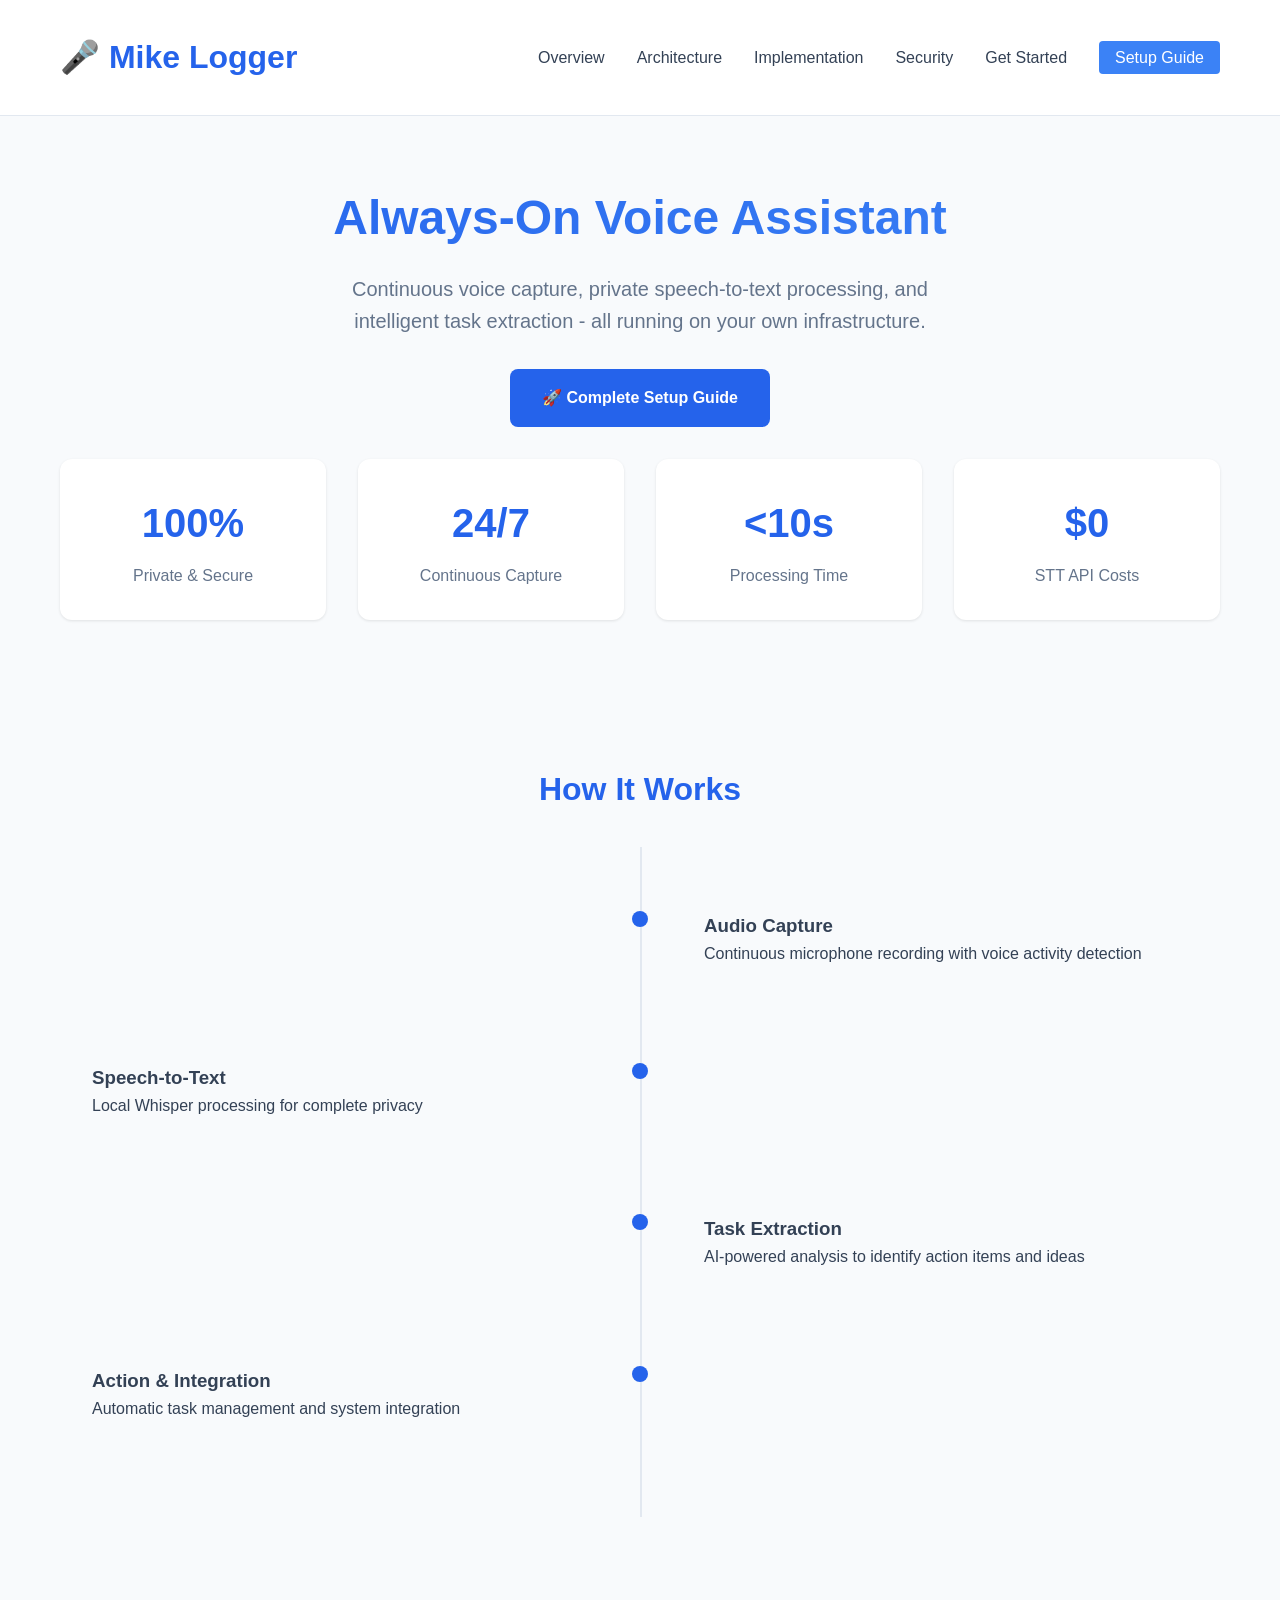
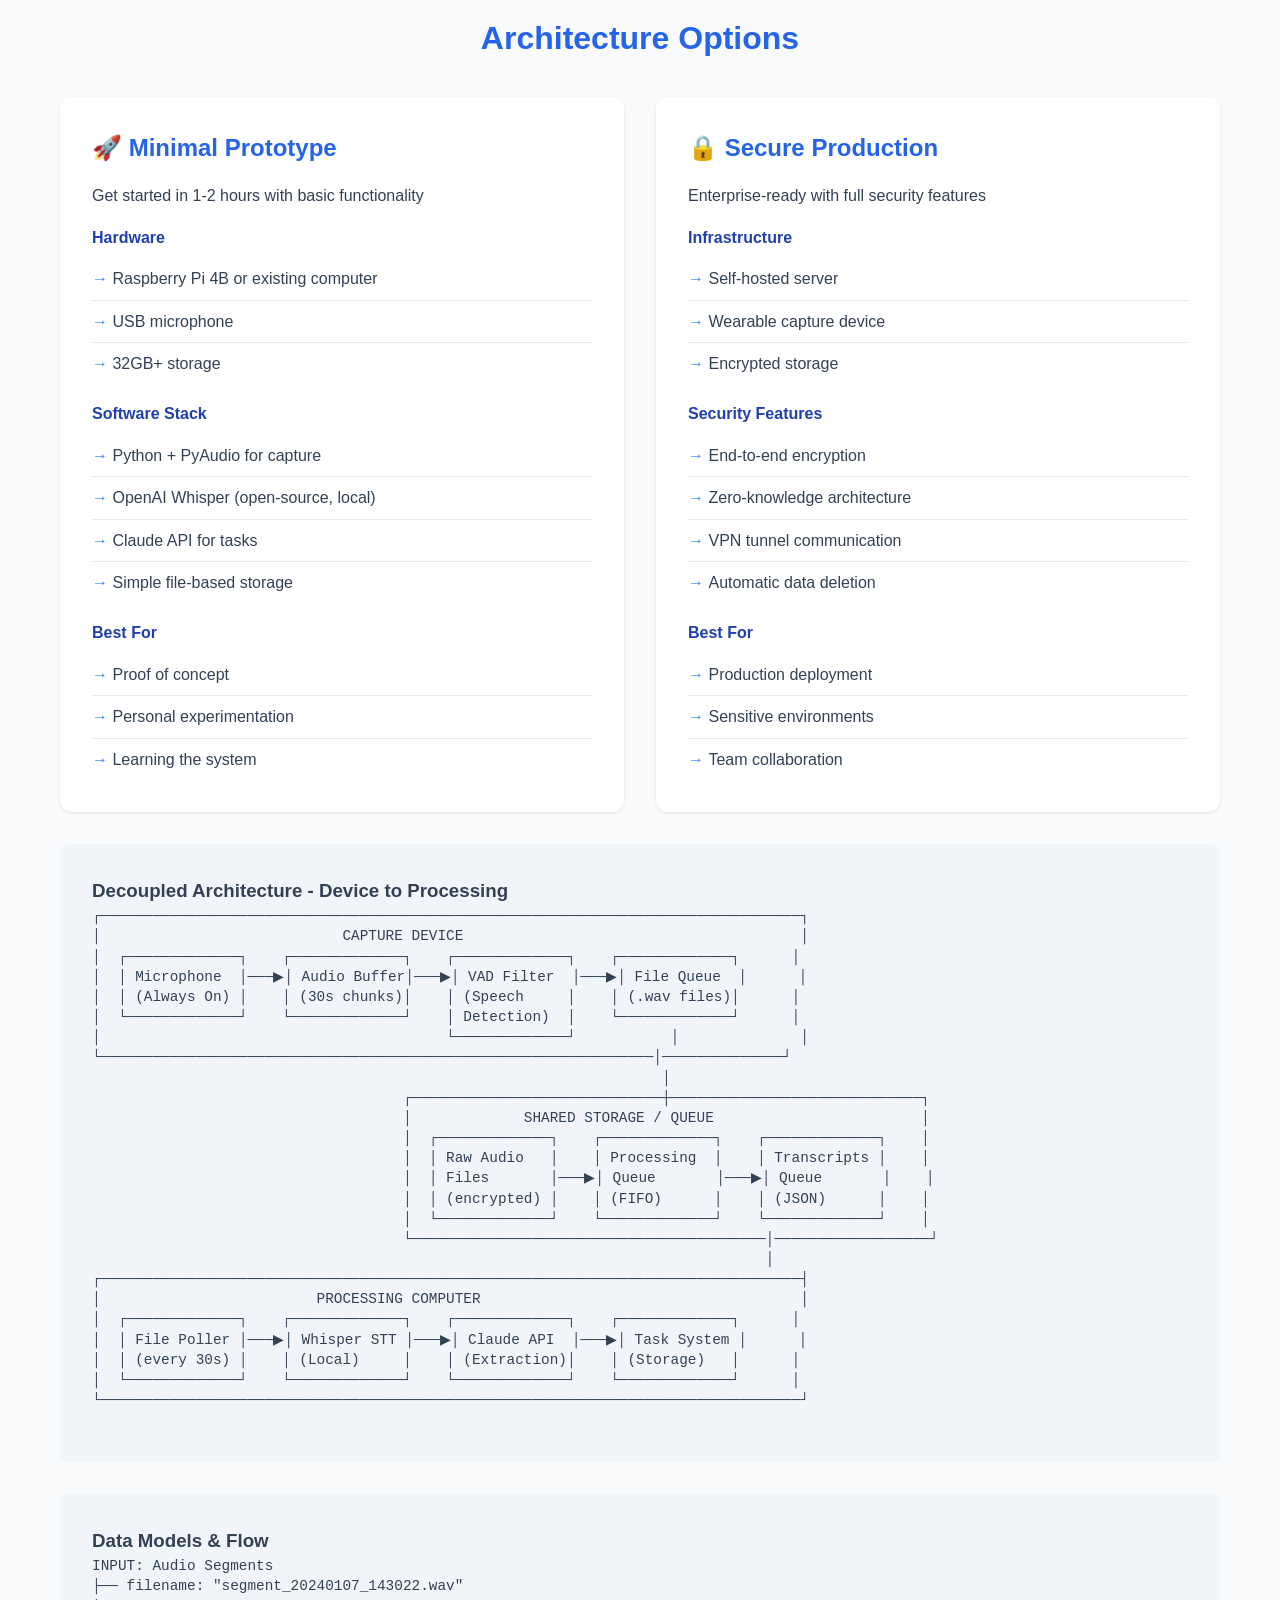
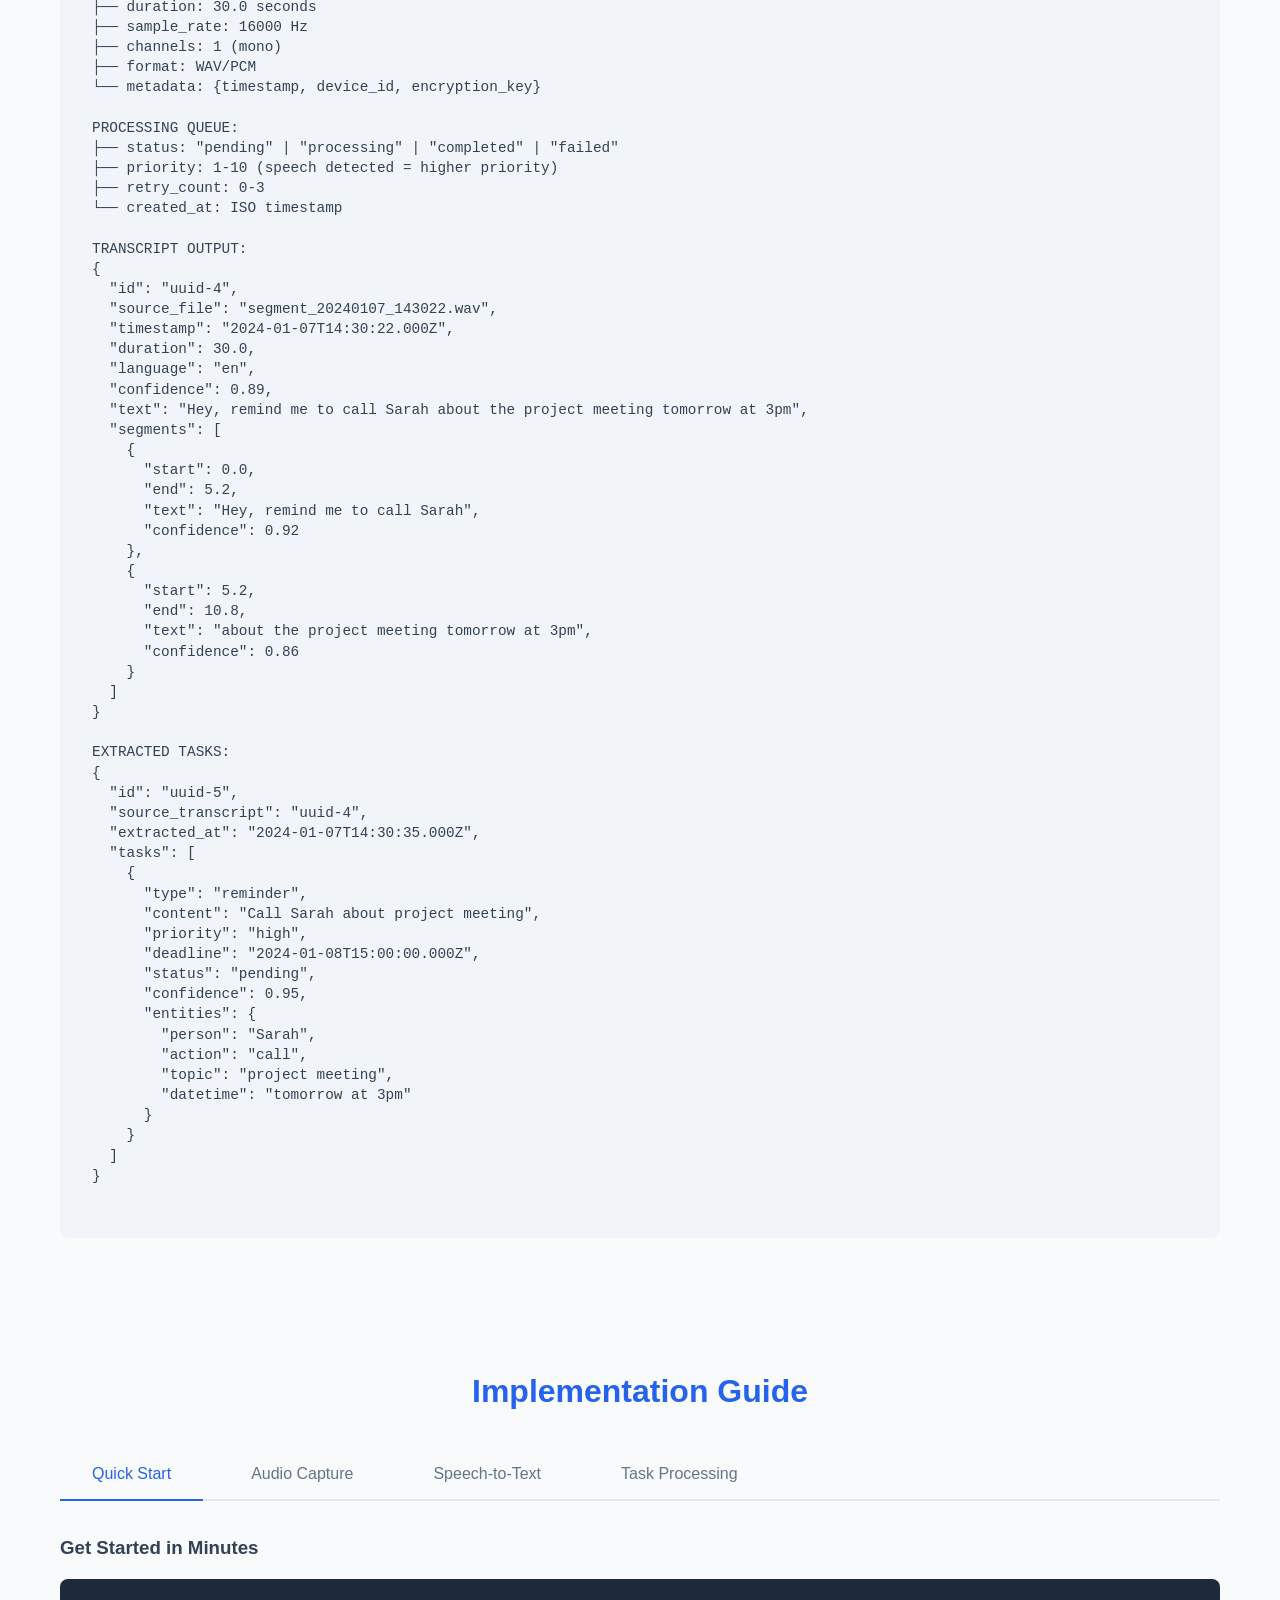
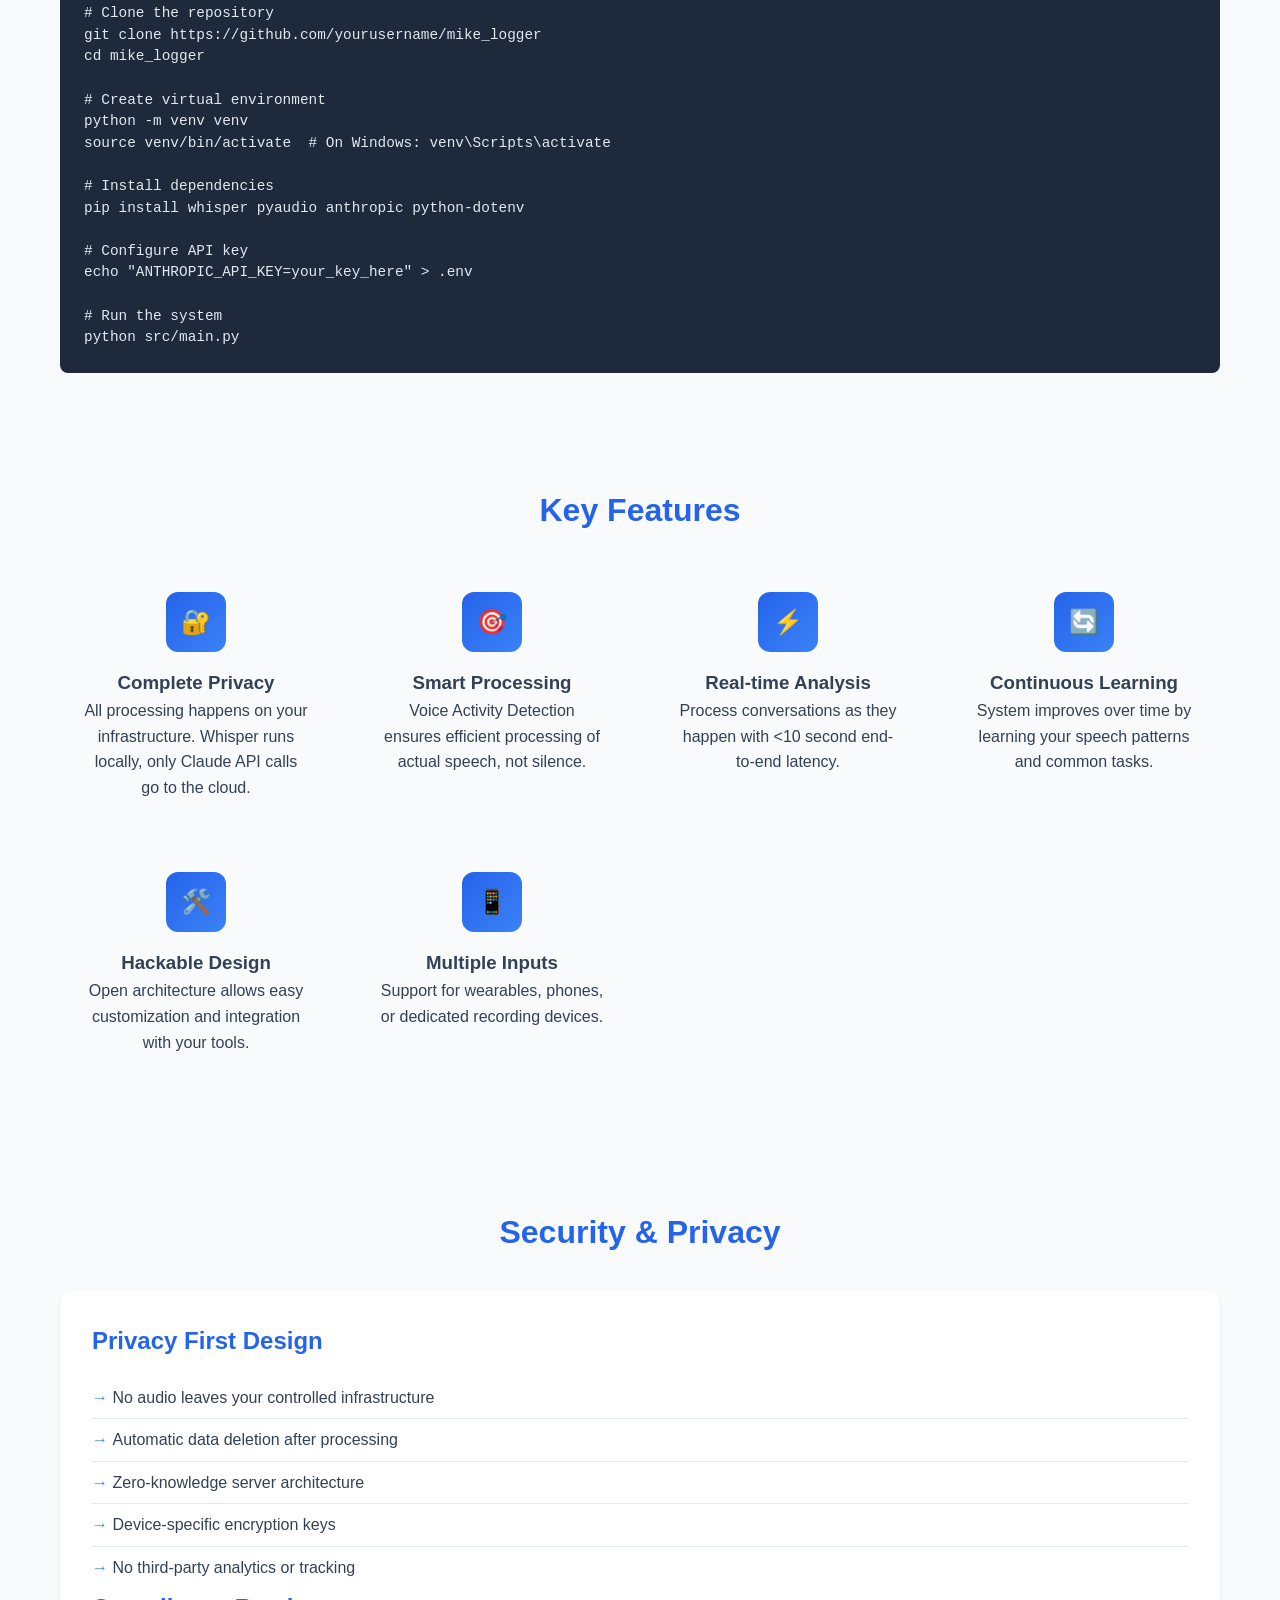
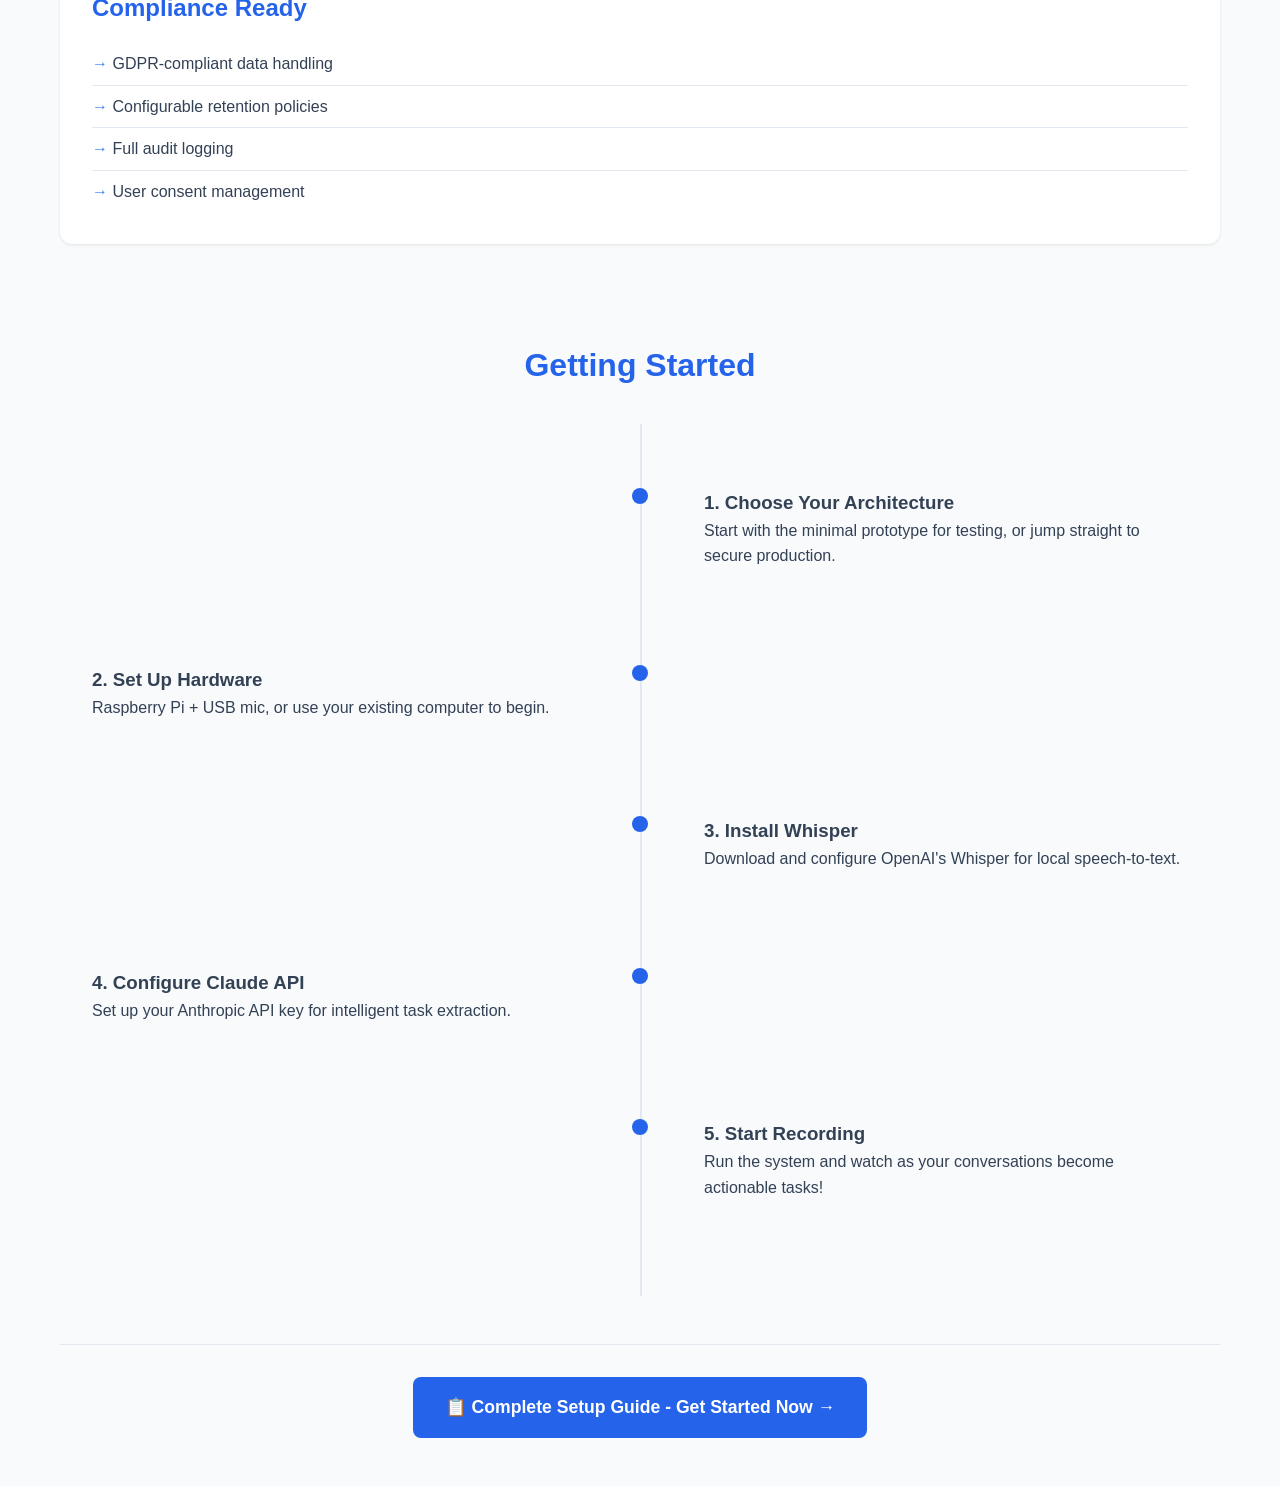
<file: index.html>
<!DOCTYPE html>
<html lang="en">
<head>
    <meta charset="UTF-8">
    <meta name="viewport" content="width=device-width, initial-scale=1.0">
    <title>Mike Logger - Always-On Voice Assistant</title>
    <style>
        :root {
            --primary: #2563eb;
            --secondary: #1e40af;
            --accent: #3b82f6;
            --bg: #f8fafc;
            --card-bg: #ffffff;
            --text: #334155;
            --text-light: #64748b;
            --border: #e2e8f0;
            --code-bg: #f1f5f9;
        }

        * {
            margin: 0;
            padding: 0;
            box-sizing: border-box;
        }

        body {
            font-family: -apple-system, BlinkMacSystemFont, 'Segoe UI', Roboto, Oxygen, Ubuntu, Cantarell, sans-serif;
            background: var(--bg);
            color: var(--text);
            line-height: 1.6;
        }

        .container {
            max-width: 1200px;
            margin: 0 auto;
            padding: 0 20px;
        }

        header {
            background: var(--card-bg);
            border-bottom: 1px solid var(--border);
            padding: 2rem 0;
            position: sticky;
            top: 0;
            z-index: 100;
            backdrop-filter: blur(10px);
            background: rgba(255, 255, 255, 0.9);
        }

        .header-content {
            display: flex;
            justify-content: space-between;
            align-items: center;
        }

        h1 {
            font-size: 2rem;
            color: var(--primary);
        }

        nav ul {
            list-style: none;
            display: flex;
            gap: 2rem;
        }

        nav a {
            text-decoration: none;
            color: var(--text);
            font-weight: 500;
            transition: color 0.2s;
        }

        nav a:hover {
            color: var(--primary);
        }

        .hero {
            padding: 4rem 0;
            text-align: center;
        }

        .hero h2 {
            font-size: 3rem;
            margin-bottom: 1rem;
            background: linear-gradient(135deg, var(--primary), var(--accent));
            -webkit-background-clip: text;
            -webkit-text-fill-color: transparent;
        }

        .hero p {
            font-size: 1.25rem;
            color: var(--text-light);
            max-width: 600px;
            margin: 0 auto 2rem;
        }

        .architecture-cards {
            display: grid;
            grid-template-columns: repeat(auto-fit, minmax(350px, 1fr));
            gap: 2rem;
            margin: 2rem 0;
        }

        .card {
            background: var(--card-bg);
            border-radius: 12px;
            padding: 2rem;
            box-shadow: 0 1px 3px rgba(0, 0, 0, 0.1);
            transition: transform 0.2s, box-shadow 0.2s;
        }

        .card:hover {
            transform: translateY(-4px);
            box-shadow: 0 8px 16px rgba(0, 0, 0, 0.1);
        }

        .card h3 {
            color: var(--primary);
            margin-bottom: 1rem;
            font-size: 1.5rem;
        }

        .card h4 {
            color: var(--secondary);
            margin: 1rem 0 0.5rem;
        }

        .card ul {
            list-style: none;
            padding-left: 0;
        }

        .card li {
            padding: 0.5rem 0;
            border-bottom: 1px solid var(--border);
        }

        .card li:last-child {
            border-bottom: none;
        }

        .card li:before {
            content: "→ ";
            color: var(--accent);
            font-weight: bold;
        }

        .diagram {
            background: var(--code-bg);
            border-radius: 8px;
            padding: 2rem;
            margin: 2rem 0;
            overflow-x: auto;
        }

        .diagram pre {
            font-family: 'Courier New', monospace;
            font-size: 0.9rem;
            line-height: 1.4;
        }

        .section {
            padding: 3rem 0;
        }

        .section h2 {
            font-size: 2rem;
            color: var(--primary);
            margin-bottom: 2rem;
            text-align: center;
        }

        .feature-grid {
            display: grid;
            grid-template-columns: repeat(auto-fit, minmax(250px, 1fr));
            gap: 1.5rem;
            margin: 2rem 0;
        }

        .feature {
            text-align: center;
            padding: 1.5rem;
        }

        .feature-icon {
            width: 60px;
            height: 60px;
            background: linear-gradient(135deg, var(--primary), var(--accent));
            border-radius: 12px;
            display: flex;
            align-items: center;
            justify-content: center;
            margin: 0 auto 1rem;
            font-size: 1.5rem;
            color: white;
        }

        .tabs {
            display: flex;
            gap: 1rem;
            margin-bottom: 2rem;
            border-bottom: 2px solid var(--border);
        }

        .tab {
            padding: 1rem 2rem;
            background: none;
            border: none;
            font-size: 1rem;
            cursor: pointer;
            color: var(--text-light);
            transition: color 0.2s;
            position: relative;
        }

        .tab.active {
            color: var(--primary);
        }

        .tab.active::after {
            content: '';
            position: absolute;
            bottom: -2px;
            left: 0;
            right: 0;
            height: 2px;
            background: var(--primary);
        }

        .tab-content {
            display: none;
        }

        .tab-content.active {
            display: block;
        }

        .code-block {
            background: #1e293b;
            color: #e2e8f0;
            padding: 1.5rem;
            border-radius: 8px;
            overflow-x: auto;
            margin: 1rem 0;
        }

        .code-block pre {
            margin: 0;
            font-family: 'Fira Code', 'Courier New', monospace;
            font-size: 0.9rem;
            line-height: 1.5;
        }

        .timeline {
            position: relative;
            padding: 2rem 0;
        }

        .timeline::before {
            content: '';
            position: absolute;
            left: 50%;
            top: 0;
            bottom: 0;
            width: 2px;
            background: var(--border);
        }

        .timeline-item {
            position: relative;
            padding: 2rem;
            width: calc(50% - 2rem);
            margin-bottom: 2rem;
        }

        .timeline-item:nth-child(odd) {
            margin-left: auto;
        }

        .timeline-item::before {
            content: '';
            position: absolute;
            width: 16px;
            height: 16px;
            background: var(--primary);
            border-radius: 50%;
            top: 2rem;
        }

        .timeline-item:nth-child(odd)::before {
            left: -2.5rem;
        }

        .timeline-item:nth-child(even)::before {
            right: -2.5rem;
        }

        .stats {
            display: grid;
            grid-template-columns: repeat(auto-fit, minmax(200px, 1fr));
            gap: 2rem;
            margin: 2rem 0;
        }

        .stat {
            text-align: center;
            padding: 2rem;
            background: var(--card-bg);
            border-radius: 12px;
            box-shadow: 0 1px 3px rgba(0, 0, 0, 0.1);
        }

        .stat-value {
            font-size: 2.5rem;
            font-weight: bold;
            color: var(--primary);
        }

        .stat-label {
            color: var(--text-light);
            margin-top: 0.5rem;
        }

        @media (max-width: 768px) {
            .header-content {
                flex-direction: column;
                gap: 1rem;
            }

            nav ul {
                flex-direction: column;
                gap: 1rem;
                text-align: center;
            }

            .hero h2 {
                font-size: 2rem;
            }

            .timeline::before {
                left: 2rem;
            }

            .timeline-item {
                width: 100%;
                margin-left: 3rem !important;
            }

            .timeline-item::before {
                left: -2.5rem !important;
            }
        }
    </style>
</head>
<body>
    <header>
        <div class="container">
            <div class="header-content">
                <h1>🎤 Mike Logger</h1>
                <nav>
                    <ul>
                        <li><a href="#overview">Overview</a></li>
                        <li><a href="#architecture">Architecture</a></li>
                        <li><a href="#implementation">Implementation</a></li>
                        <li><a href="#security">Security</a></li>
                        <li><a href="#getting-started">Get Started</a></li>
                        <li><a href="setup-guide.html" style="background: var(--accent); color: white; padding: 0.5rem 1rem; border-radius: 4px;">Setup Guide</a></li>
                    </ul>
                </nav>
            </div>
        </div>
    </header>

    <main>
        <section class="hero">
            <div class="container">
                <h2>Always-On Voice Assistant</h2>
                <p>Continuous voice capture, private speech-to-text processing, and intelligent task extraction - all running on your own infrastructure.</p>
                <div style="margin: 2rem 0;">
                    <a href="setup-guide.html" style="background: var(--primary); color: white; padding: 1rem 2rem; border-radius: 8px; text-decoration: none; font-weight: 600; display: inline-block; transition: background 0.2s;" onmouseover="this.style.background='var(--secondary)'" onmouseout="this.style.background='var(--primary)'">
                        🚀 Complete Setup Guide
                    </a>
                </div>
                <div class="stats">
                    <div class="stat">
                        <div class="stat-value">100%</div>
                        <div class="stat-label">Private & Secure</div>
                    </div>
                    <div class="stat">
                        <div class="stat-value">24/7</div>
                        <div class="stat-label">Continuous Capture</div>
                    </div>
                    <div class="stat">
                        <div class="stat-value">&lt;10s</div>
                        <div class="stat-label">Processing Time</div>
                    </div>
                    <div class="stat">
                        <div class="stat-value">$0</div>
                        <div class="stat-label">STT API Costs</div>
                    </div>
                </div>
            </div>
        </section>

        <section id="overview" class="section">
            <div class="container">
                <h2>How It Works</h2>
                <div class="timeline">
                    <div class="timeline-item">
                        <h3>Audio Capture</h3>
                        <p>Continuous microphone recording with voice activity detection</p>
                    </div>
                    <div class="timeline-item">
                        <h3>Speech-to-Text</h3>
                        <p>Local Whisper processing for complete privacy</p>
                    </div>
                    <div class="timeline-item">
                        <h3>Task Extraction</h3>
                        <p>AI-powered analysis to identify action items and ideas</p>
                    </div>
                    <div class="timeline-item">
                        <h3>Action & Integration</h3>
                        <p>Automatic task management and system integration</p>
                    </div>
                </div>
            </div>
        </section>

        <section id="architecture" class="section">
            <div class="container">
                <h2>Architecture Options</h2>
                <div class="architecture-cards">
                    <div class="card">
                        <h3>🚀 Minimal Prototype</h3>
                        <p>Get started in 1-2 hours with basic functionality</p>
                        
                        <h4>Hardware</h4>
                        <ul>
                            <li>Raspberry Pi 4B or existing computer</li>
                            <li>USB microphone</li>
                            <li>32GB+ storage</li>
                        </ul>
                        
                        <h4>Software Stack</h4>
                        <ul>
                            <li>Python + PyAudio for capture</li>
                            <li>OpenAI Whisper (open-source, local)</li>
                            <li>Claude API for tasks</li>
                            <li>Simple file-based storage</li>
                        </ul>
                        
                        <h4>Best For</h4>
                        <ul>
                            <li>Proof of concept</li>
                            <li>Personal experimentation</li>
                            <li>Learning the system</li>
                        </ul>
                    </div>
                    
                    <div class="card">
                        <h3>🔒 Secure Production</h3>
                        <p>Enterprise-ready with full security features</p>
                        
                        <h4>Infrastructure</h4>
                        <ul>
                            <li>Self-hosted server</li>
                            <li>Wearable capture device</li>
                            <li>Encrypted storage</li>
                        </ul>
                        
                        <h4>Security Features</h4>
                        <ul>
                            <li>End-to-end encryption</li>
                            <li>Zero-knowledge architecture</li>
                            <li>VPN tunnel communication</li>
                            <li>Automatic data deletion</li>
                        </ul>
                        
                        <h4>Best For</h4>
                        <ul>
                            <li>Production deployment</li>
                            <li>Sensitive environments</li>
                            <li>Team collaboration</li>
                        </ul>
                    </div>
                </div>

                <div class="diagram">
                    <h3>Decoupled Architecture - Device to Processing</h3>
                    <pre>
┌─────────────────────────────────────────────────────────────────────────────────┐
│                            CAPTURE DEVICE                                       │
│  ┌─────────────┐    ┌─────────────┐    ┌─────────────┐    ┌─────────────┐      │
│  │ Microphone  │───▶│ Audio Buffer│───▶│ VAD Filter  │───▶│ File Queue  │      │
│  │ (Always On) │    │ (30s chunks)│    │ (Speech     │    │ (.wav files)│      │
│  └─────────────┘    └─────────────┘    │ Detection)  │    └─────────────┘      │
│                                        └─────────────┘           │              │
└────────────────────────────────────────────────────────────────│──────────────┘
                                                                  │
                                    ┌─────────────────────────────┼─────────────────────────────┐
                                    │             SHARED STORAGE / QUEUE                        │
                                    │  ┌─────────────┐    ┌─────────────┐    ┌─────────────┐    │
                                    │  │ Raw Audio   │    │ Processing  │    │ Transcripts │    │
                                    │  │ Files       │───▶│ Queue       │───▶│ Queue       │    │
                                    │  │ (encrypted) │    │ (FIFO)      │    │ (JSON)      │    │
                                    │  └─────────────┘    └─────────────┘    └─────────────┘    │
                                    └─────────────────────────────────────────│──────────────────┘
                                                                              │
┌─────────────────────────────────────────────────────────────────────────────────┤
│                         PROCESSING COMPUTER                                     │
│  ┌─────────────┐    ┌─────────────┐    ┌─────────────┐    ┌─────────────┐      │
│  │ File Poller │───▶│ Whisper STT │───▶│ Claude API  │───▶│ Task System │      │
│  │ (every 30s) │    │ (Local)     │    │ (Extraction)│    │ (Storage)   │      │
│  └─────────────┘    └─────────────┘    └─────────────┘    └─────────────┘      │
└─────────────────────────────────────────────────────────────────────────────────┘
                    </pre>
                </div>

                <div class="diagram">
                    <h3>Data Models & Flow</h3>
                    <pre>
INPUT: Audio Segments
├── filename: "segment_20240107_143022.wav"
├── duration: 30.0 seconds
├── sample_rate: 16000 Hz
├── channels: 1 (mono)
├── format: WAV/PCM
└── metadata: {timestamp, device_id, encryption_key}

PROCESSING QUEUE:
├── status: "pending" | "processing" | "completed" | "failed"
├── priority: 1-10 (speech detected = higher priority)
├── retry_count: 0-3
└── created_at: ISO timestamp

TRANSCRIPT OUTPUT:
{
  "id": "uuid-4",
  "source_file": "segment_20240107_143022.wav",
  "timestamp": "2024-01-07T14:30:22.000Z",
  "duration": 30.0,
  "language": "en",
  "confidence": 0.89,
  "text": "Hey, remind me to call Sarah about the project meeting tomorrow at 3pm",
  "segments": [
    {
      "start": 0.0,
      "end": 5.2,
      "text": "Hey, remind me to call Sarah",
      "confidence": 0.92
    },
    {
      "start": 5.2,
      "end": 10.8,
      "text": "about the project meeting tomorrow at 3pm",
      "confidence": 0.86
    }
  ]
}

EXTRACTED TASKS:
{
  "id": "uuid-5",
  "source_transcript": "uuid-4",
  "extracted_at": "2024-01-07T14:30:35.000Z",
  "tasks": [
    {
      "type": "reminder",
      "content": "Call Sarah about project meeting",
      "priority": "high",
      "deadline": "2024-01-08T15:00:00.000Z",
      "status": "pending",
      "confidence": 0.95,
      "entities": {
        "person": "Sarah",
        "action": "call",
        "topic": "project meeting",
        "datetime": "tomorrow at 3pm"
      }
    }
  ]
}
                    </pre>
                </div>
            </div>
        </section>

        <section id="implementation" class="section">
            <div class="container">
                <h2>Implementation Guide</h2>
                
                <div class="tabs">
                    <button class="tab active" onclick="showTab('quickstart')">Quick Start</button>
                    <button class="tab" onclick="showTab('audio')">Audio Capture</button>
                    <button class="tab" onclick="showTab('stt')">Speech-to-Text</button>
                    <button class="tab" onclick="showTab('tasks')">Task Processing</button>
                </div>

                <div id="quickstart" class="tab-content active">
                    <h3>Get Started in Minutes</h3>
                    <div class="code-block">
                        <pre># Clone the repository
git clone https://github.com/yourusername/mike_logger
cd mike_logger

# Create virtual environment
python -m venv venv
source venv/bin/activate  # On Windows: venv\Scripts\activate

# Install dependencies
pip install whisper pyaudio anthropic python-dotenv

# Configure API key
echo "ANTHROPIC_API_KEY=your_key_here" > .env

# Run the system
python src/main.py</pre>
                    </div>
                </div>

                <div id="audio" class="tab-content">
                    <h3>Audio Capture Module</h3>
                    <div class="code-block">
                        <pre>import pyaudio
import wave
import threading
import queue

class AudioCapture:
    def __init__(self, chunk_size=1024, sample_rate=16000):
        self.chunk_size = chunk_size
        self.sample_rate = sample_rate
        self.audio_queue = queue.Queue()
        
    def start_recording(self):
        """Start continuous audio recording"""
        # Implementation details...</pre>
                    </div>
                </div>

                <div id="stt" class="tab-content">
                    <h3>Speech-to-Text with Whisper</h3>
                    <div class="code-block">
                        <pre>import whisper

class SpeechToText:
    def __init__(self, model_size="base"):
        self.model = whisper.load_model(model_size)
        
    def transcribe_file(self, audio_file):
        """Transcribe audio to text"""
        result = self.model.transcribe(audio_file)
        return result["text"]</pre>
                    </div>
                </div>

                <div id="tasks" class="tab-content">
                    <h3>Task Extraction with Claude</h3>
                    <div class="code-block">
                        <pre>from anthropic import Anthropic

class TaskProcessor:
    def __init__(self):
        self.client = Anthropic()
        
    def extract_tasks(self, transcript):
        """Extract actionable items from transcript"""
        # AI-powered task extraction...</pre>
                    </div>
                </div>
            </div>
        </section>

        <section class="section">
            <div class="container">
                <h2>Key Features</h2>
                <div class="feature-grid">
                    <div class="feature">
                        <div class="feature-icon">🔐</div>
                        <h3>Complete Privacy</h3>
                        <p>All processing happens on your infrastructure. Whisper runs locally, only Claude API calls go to the cloud.</p>
                    </div>
                    <div class="feature">
                        <div class="feature-icon">🎯</div>
                        <h3>Smart Processing</h3>
                        <p>Voice Activity Detection ensures efficient processing of actual speech, not silence.</p>
                    </div>
                    <div class="feature">
                        <div class="feature-icon">⚡</div>
                        <h3>Real-time Analysis</h3>
                        <p>Process conversations as they happen with &lt;10 second end-to-end latency.</p>
                    </div>
                    <div class="feature">
                        <div class="feature-icon">🔄</div>
                        <h3>Continuous Learning</h3>
                        <p>System improves over time by learning your speech patterns and common tasks.</p>
                    </div>
                    <div class="feature">
                        <div class="feature-icon">🛠️</div>
                        <h3>Hackable Design</h3>
                        <p>Open architecture allows easy customization and integration with your tools.</p>
                    </div>
                    <div class="feature">
                        <div class="feature-icon">📱</div>
                        <h3>Multiple Inputs</h3>
                        <p>Support for wearables, phones, or dedicated recording devices.</p>
                    </div>
                </div>
            </div>
        </section>

        <section id="security" class="section">
            <div class="container">
                <h2>Security & Privacy</h2>
                <div class="card">
                    <h3>Privacy First Design</h3>
                    <ul>
                        <li>No audio leaves your controlled infrastructure</li>
                        <li>Automatic data deletion after processing</li>
                        <li>Zero-knowledge server architecture</li>
                        <li>Device-specific encryption keys</li>
                        <li>No third-party analytics or tracking</li>
                    </ul>
                    
                    <h3>Compliance Ready</h3>
                    <ul>
                        <li>GDPR-compliant data handling</li>
                        <li>Configurable retention policies</li>
                        <li>Full audit logging</li>
                        <li>User consent management</li>
                    </ul>
                </div>
            </div>
        </section>

        <section id="getting-started" class="section">
            <div class="container">
                <h2>Getting Started</h2>
                <div class="timeline">
                    <div class="timeline-item">
                        <h3>1. Choose Your Architecture</h3>
                        <p>Start with the minimal prototype for testing, or jump straight to secure production.</p>
                    </div>
                    <div class="timeline-item">
                        <h3>2. Set Up Hardware</h3>
                        <p>Raspberry Pi + USB mic, or use your existing computer to begin.</p>
                    </div>
                    <div class="timeline-item">
                        <h3>3. Install Whisper</h3>
                        <p>Download and configure OpenAI's Whisper for local speech-to-text.</p>
                    </div>
                    <div class="timeline-item">
                        <h3>4. Configure Claude API</h3>
                        <p>Set up your Anthropic API key for intelligent task extraction.</p>
                    </div>
                    <div class="timeline-item">
                        <h3>5. Start Recording</h3>
                        <p>Run the system and watch as your conversations become actionable tasks!</p>
                    </div>
                </div>
                
                <div style="text-align: center; margin-top: 3rem; padding-top: 2rem; border-top: 1px solid var(--border);">
                    <a href="setup-guide.html" style="background: var(--primary); color: white; padding: 1rem 2rem; border-radius: 8px; text-decoration: none; font-weight: 600; display: inline-block; font-size: 1.1rem;">
                        📋 Complete Setup Guide - Get Started Now →
                    </a>
                </div>
            </div>
        </section>
    </main>

    <script>
        function showTab(tabName) {
            // Hide all tab contents
            const contents = document.querySelectorAll('.tab-content');
            contents.forEach(content => content.classList.remove('active'));
            
            // Remove active class from all tabs
            const tabs = document.querySelectorAll('.tab');
            tabs.forEach(tab => tab.classList.remove('active'));
            
            // Show selected tab content
            document.getElementById(tabName).classList.add('active');
            
            // Add active class to clicked tab
            event.target.classList.add('active');
        }

        // Smooth scrolling for navigation links
        document.querySelectorAll('a[href^="#"]').forEach(anchor => {
            anchor.addEventListener('click', function (e) {
                e.preventDefault();
                const target = document.querySelector(this.getAttribute('href'));
                if (target) {
                    target.scrollIntoView({
                        behavior: 'smooth',
                        block: 'start'
                    });
                }
            });
        });
    </script>
</body>
</html>
</file>
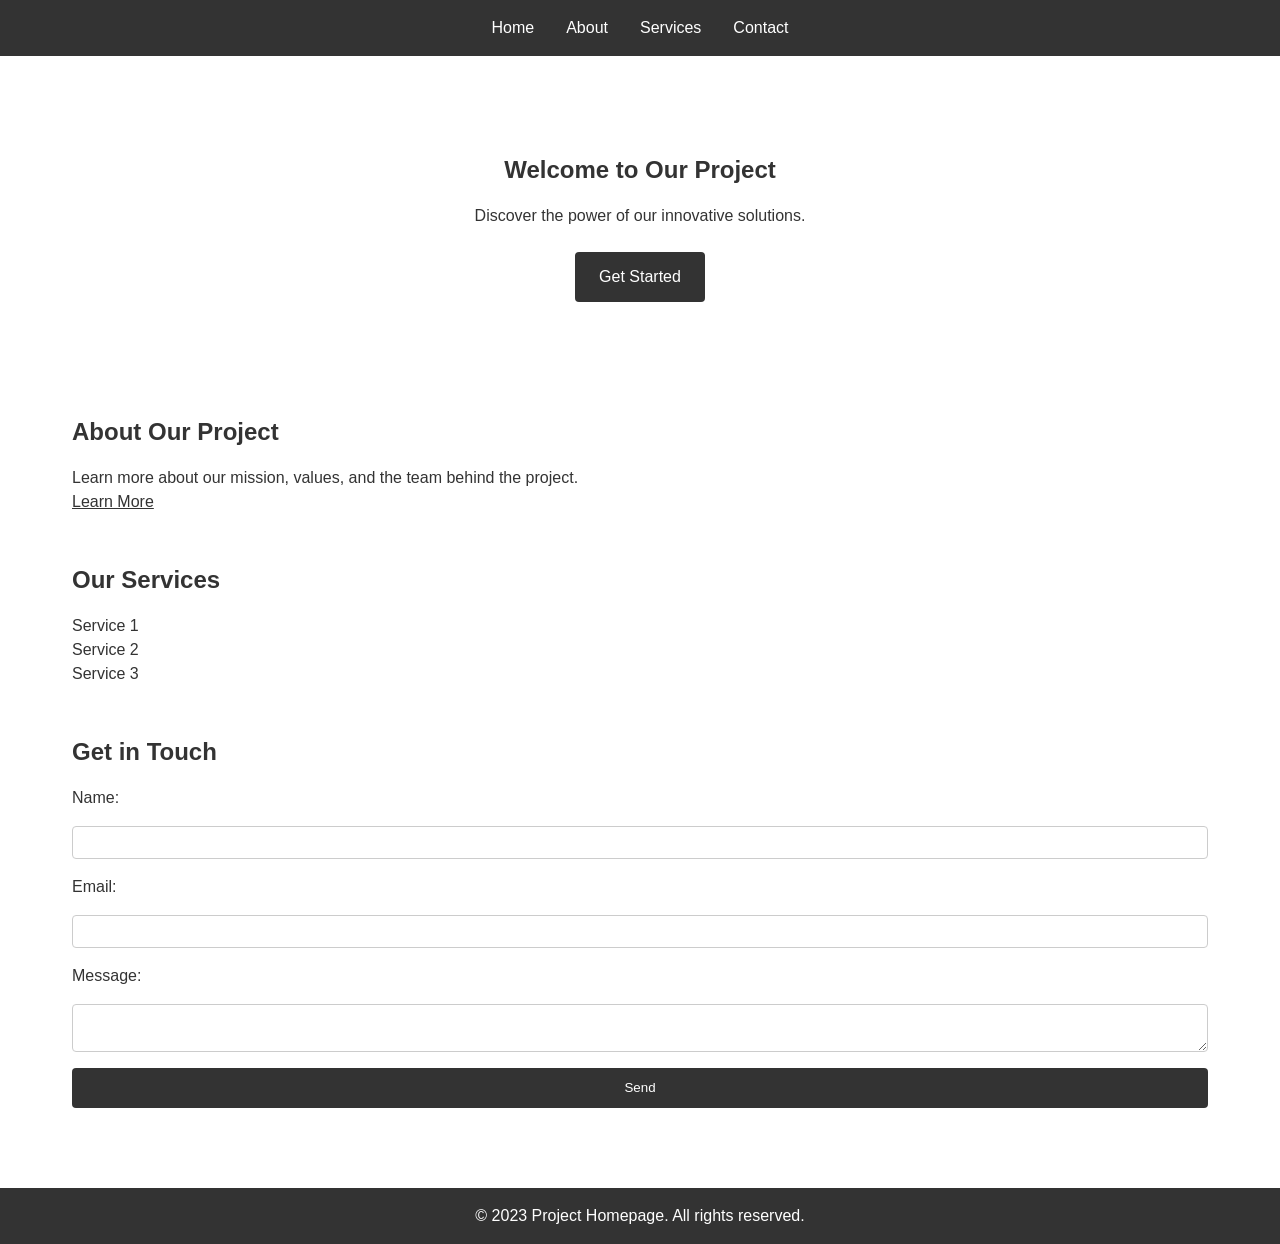
<file: projects/general/index.html>
<!DOCTYPE html>
<html lang="en">
<head>
  <meta charset="UTF-8">
  <meta name="viewport" content="width=device-width, initial-scale=1.0">
  <title>Project Homepage</title>
  <link rel="stylesheet" href="style.css">
</head>
<body>
  <header>
    <nav>
      <ul>
        <li><a href="#">Home</a></li>
        <li><a href="#">About</a></li>
        <li><a href="#">Services</a></li>
        <li><a href="#">Contact</a></li>
      </ul>
    </nav>
  </header>

  <main>
    <section class="hero">
      <h1>Welcome to Our Project</h1>
      <p>Discover the power of our innovative solutions.</p>
      <a href="#" class="cta">Get Started</a>
    </section>

    <section class="about">
      <h2>About Our Project</h2>
      <p>Learn more about our mission, values, and the team behind the project.</p>
      <a href="#" class="learn-more">Learn More</a>
    </section>

    <section class="services">
      <h2>Our Services</h2>
      <ul>
        <li>Service 1</li>
        <li>Service 2</li>
        <li>Service 3</li>
      </ul>
    </section>

    <section class="contact">
      <h2>Get in Touch</h2>
      <form>
        <label for="name">Name:</label>
        <input type="text" id="name" name="name" required>

        <label for="email">Email:</label>
        <input type="email" id="email" name="email" required>

        <label for="message">Message:</label>
        <textarea id="message" name="message" required></textarea>

        <button type="submit">Send</button>
      </form>
    </section>
  </main>

  <footer>
    <p>&copy; 2023 Project Homepage. All rights reserved.</p>
  </footer>
</body>
</html>
</file>
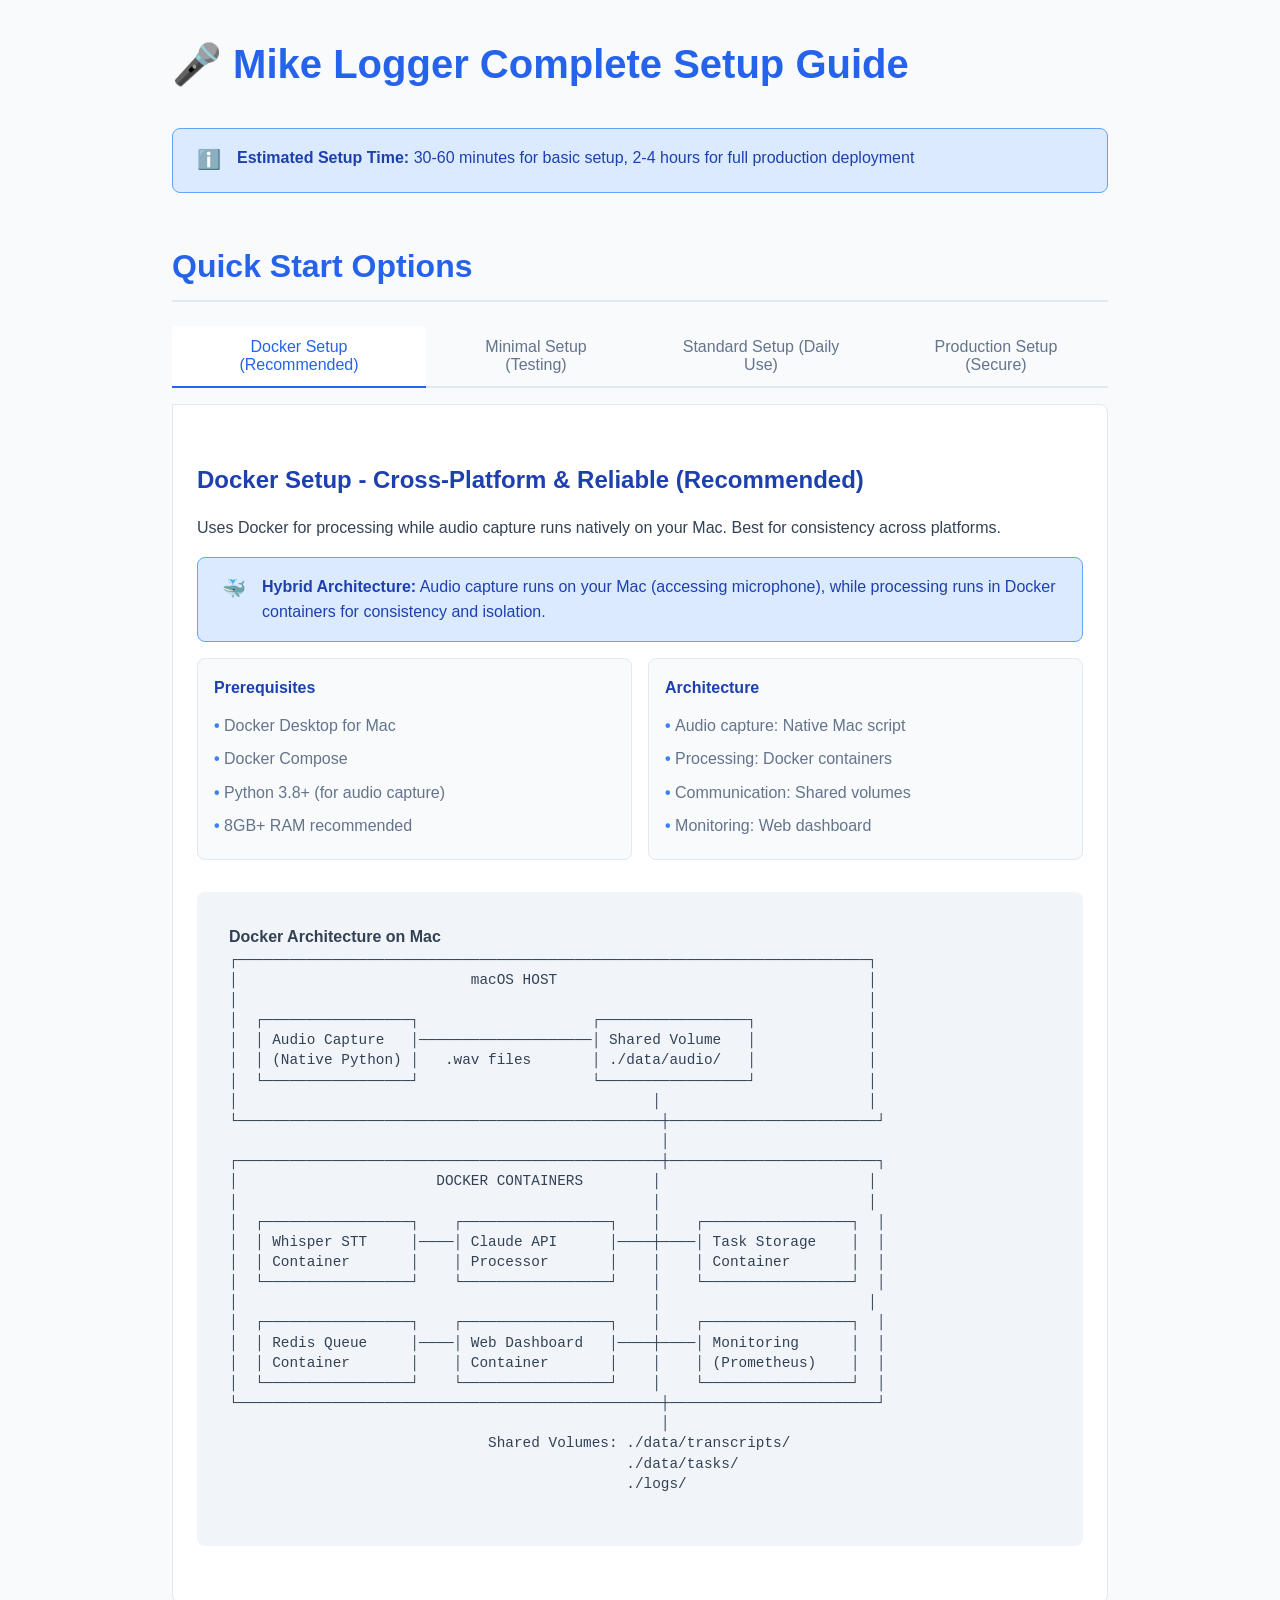
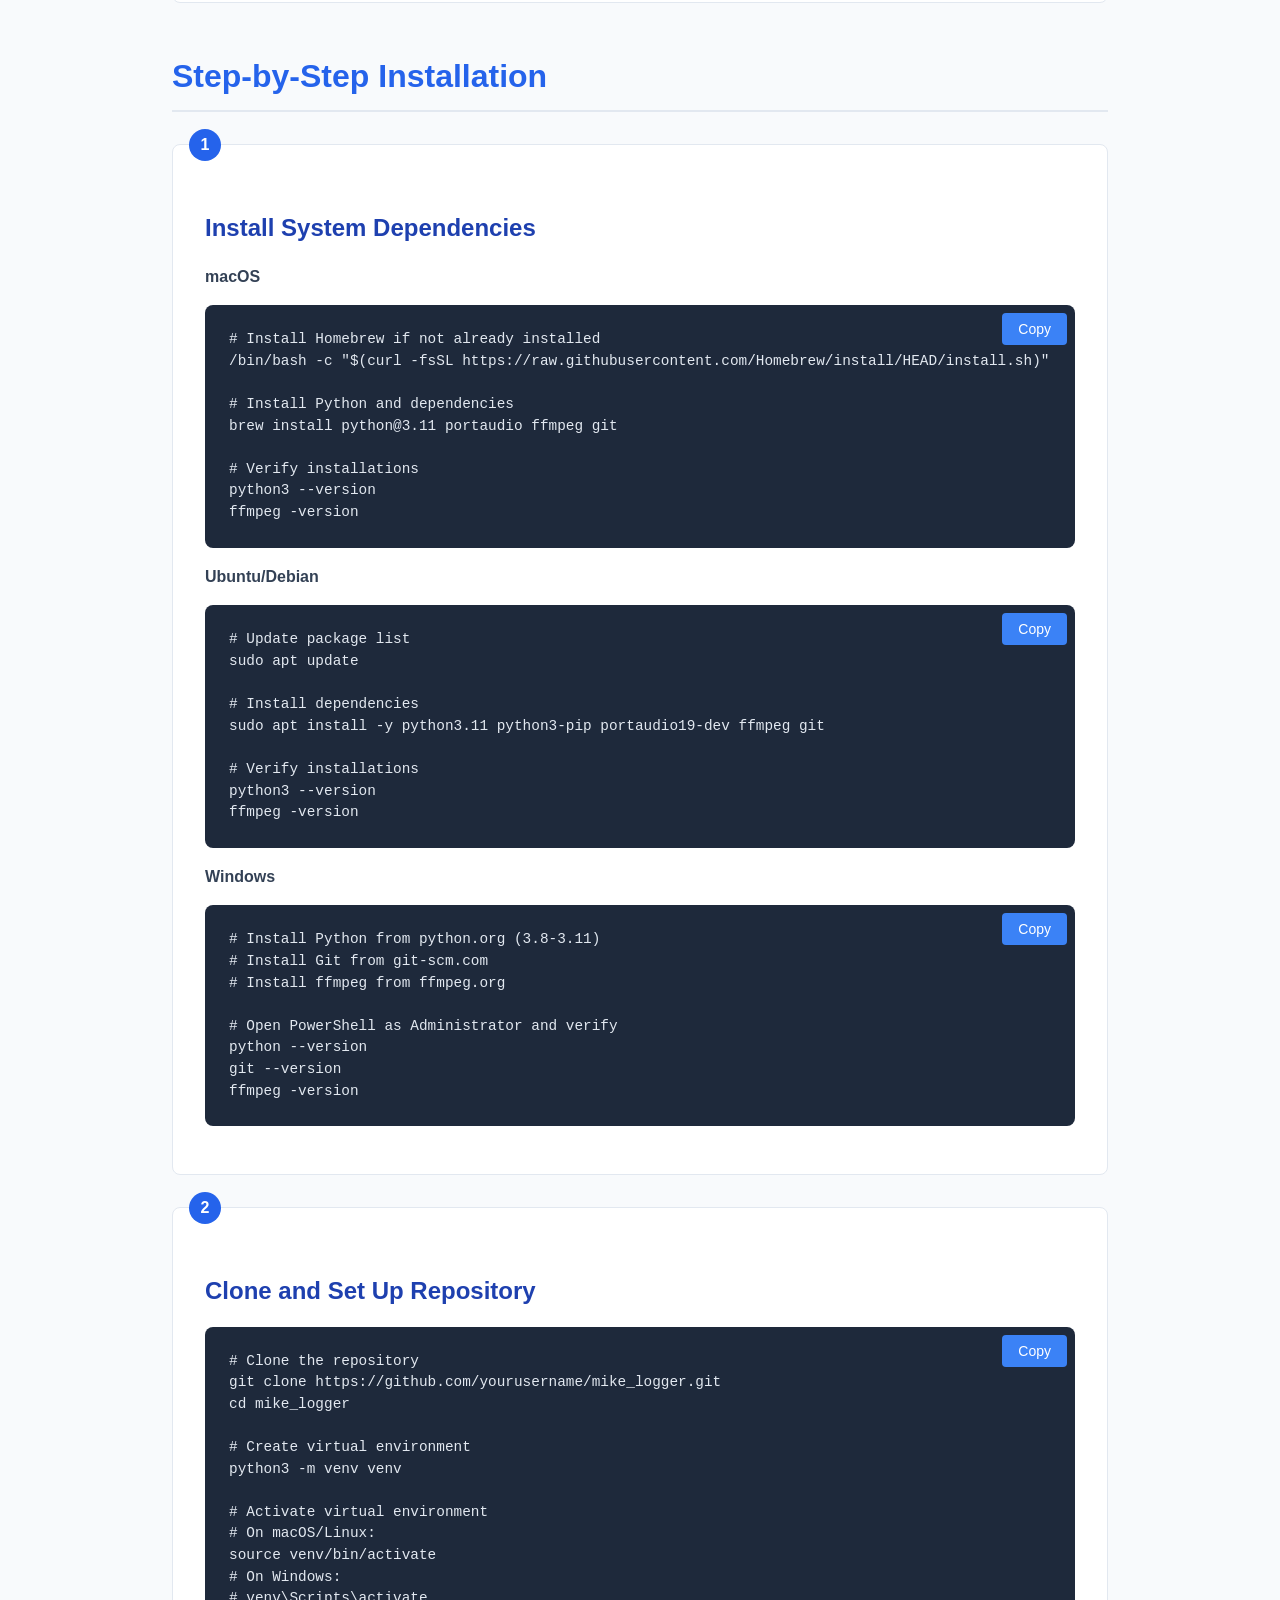
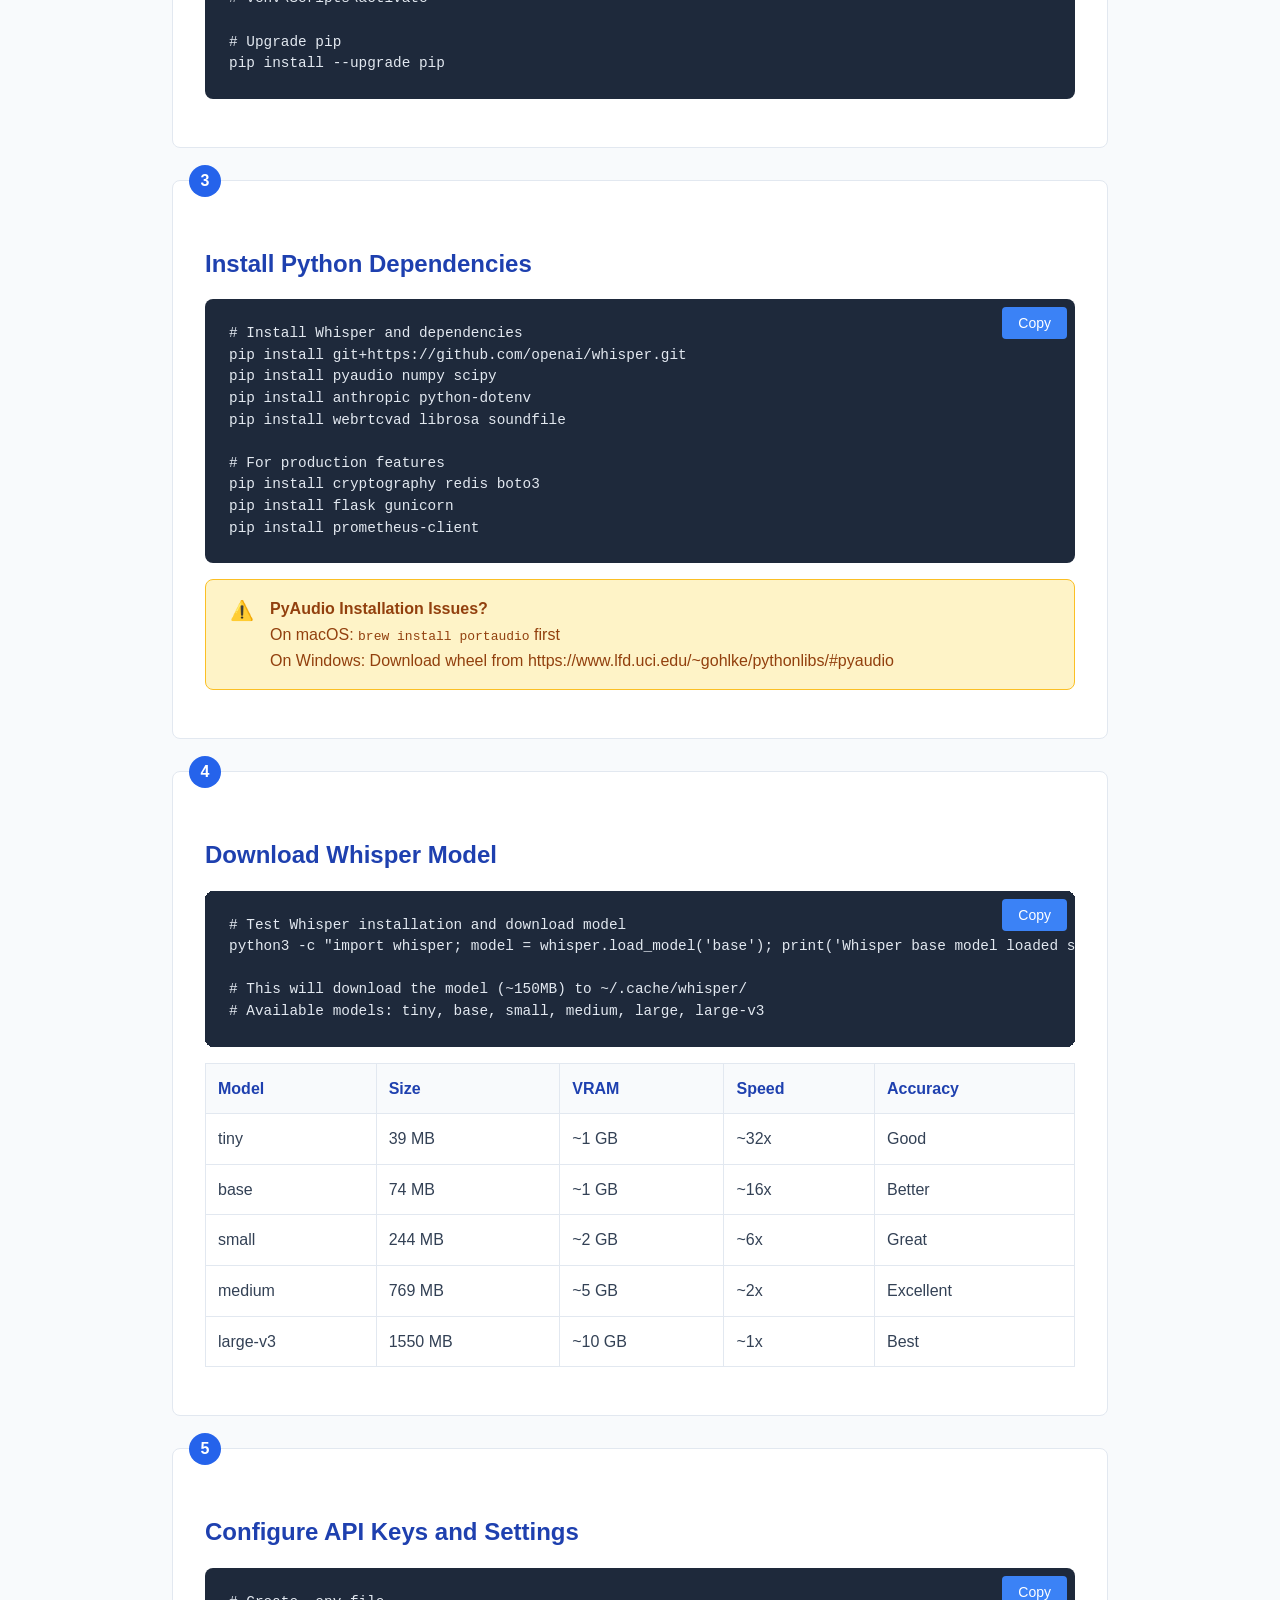
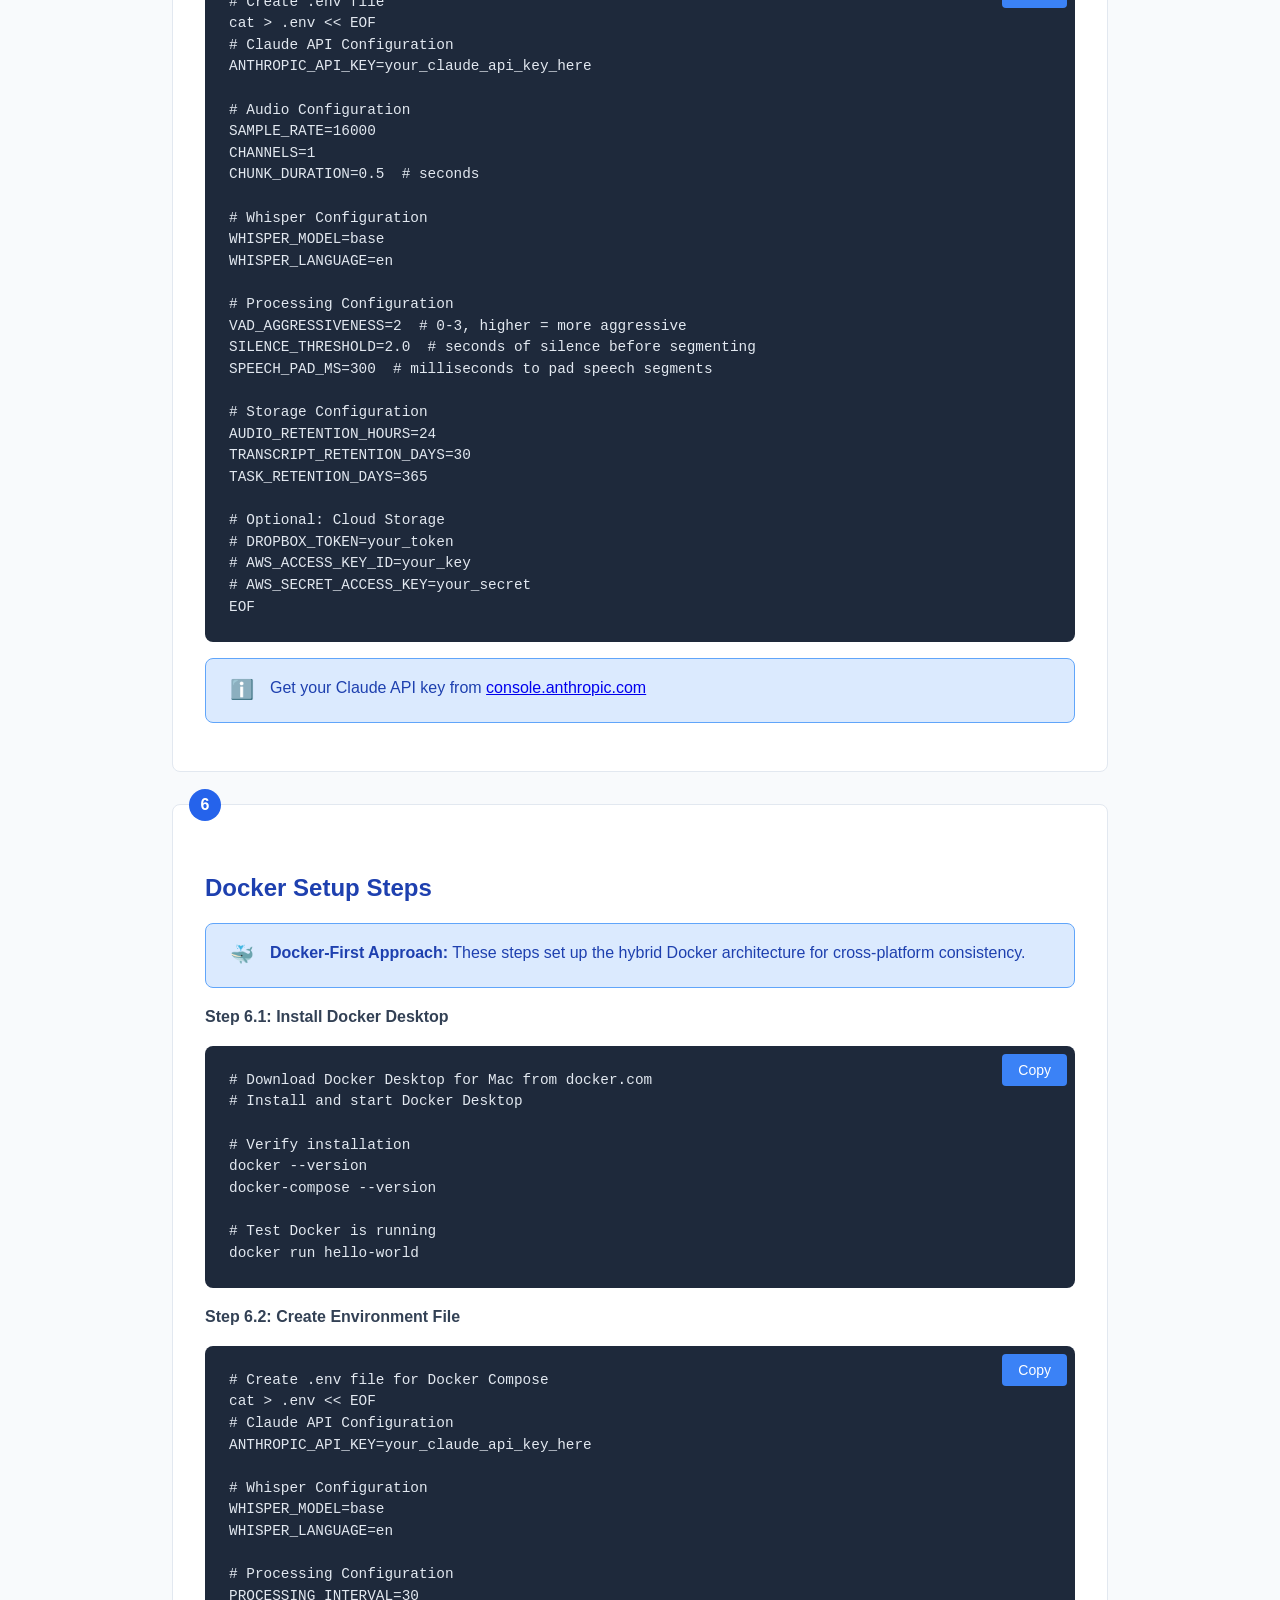
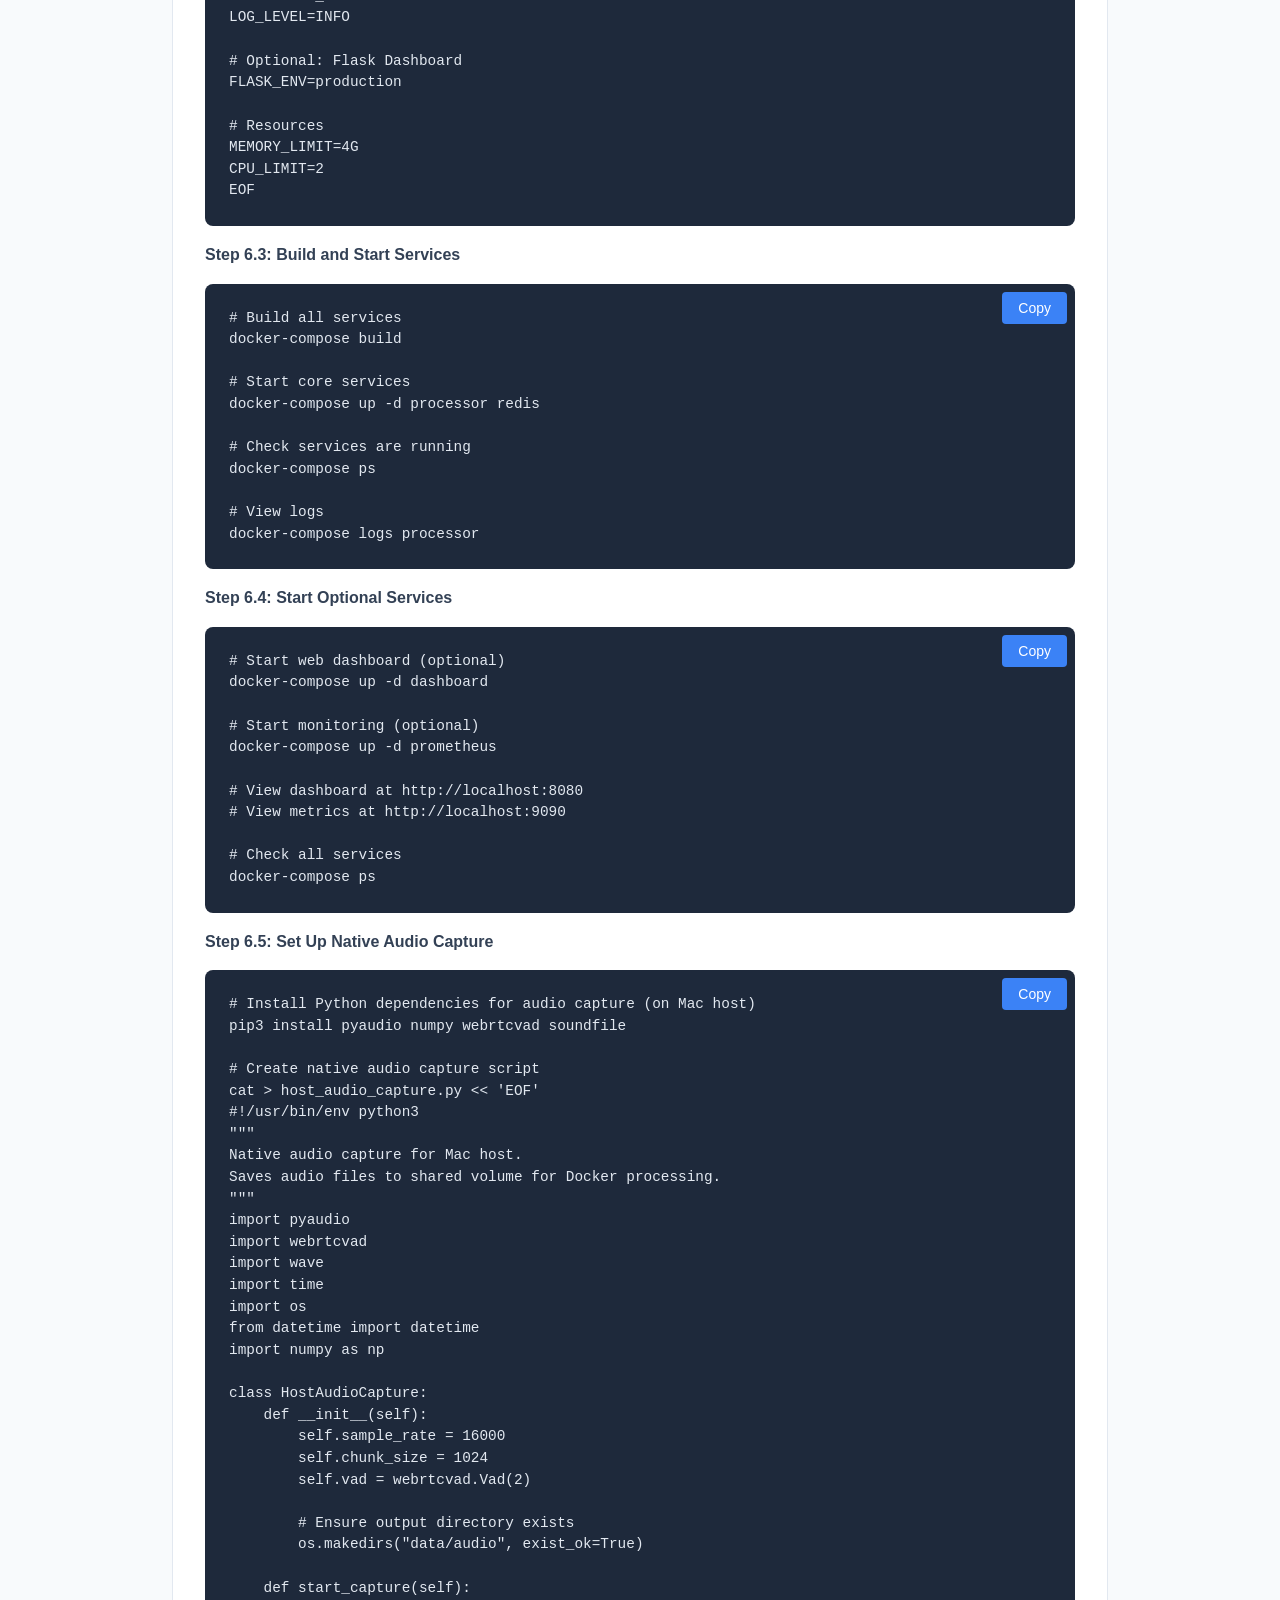
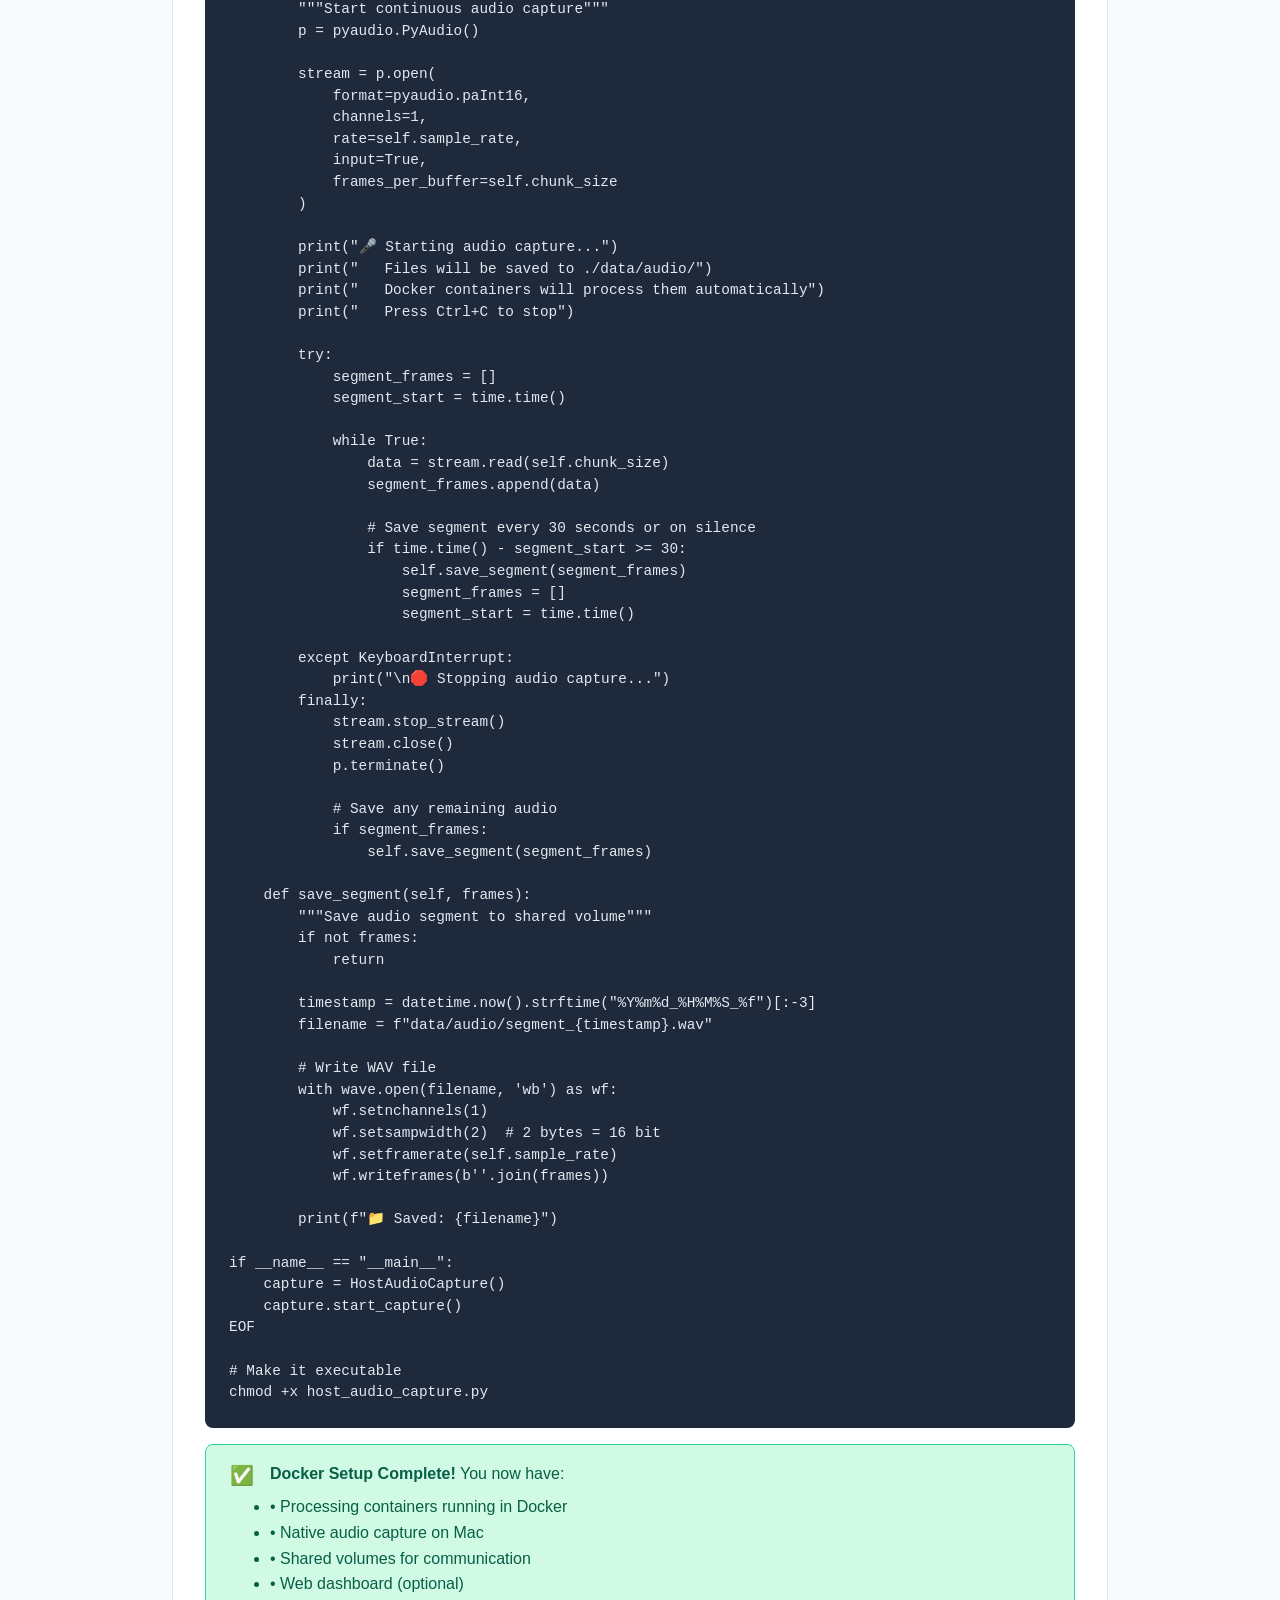
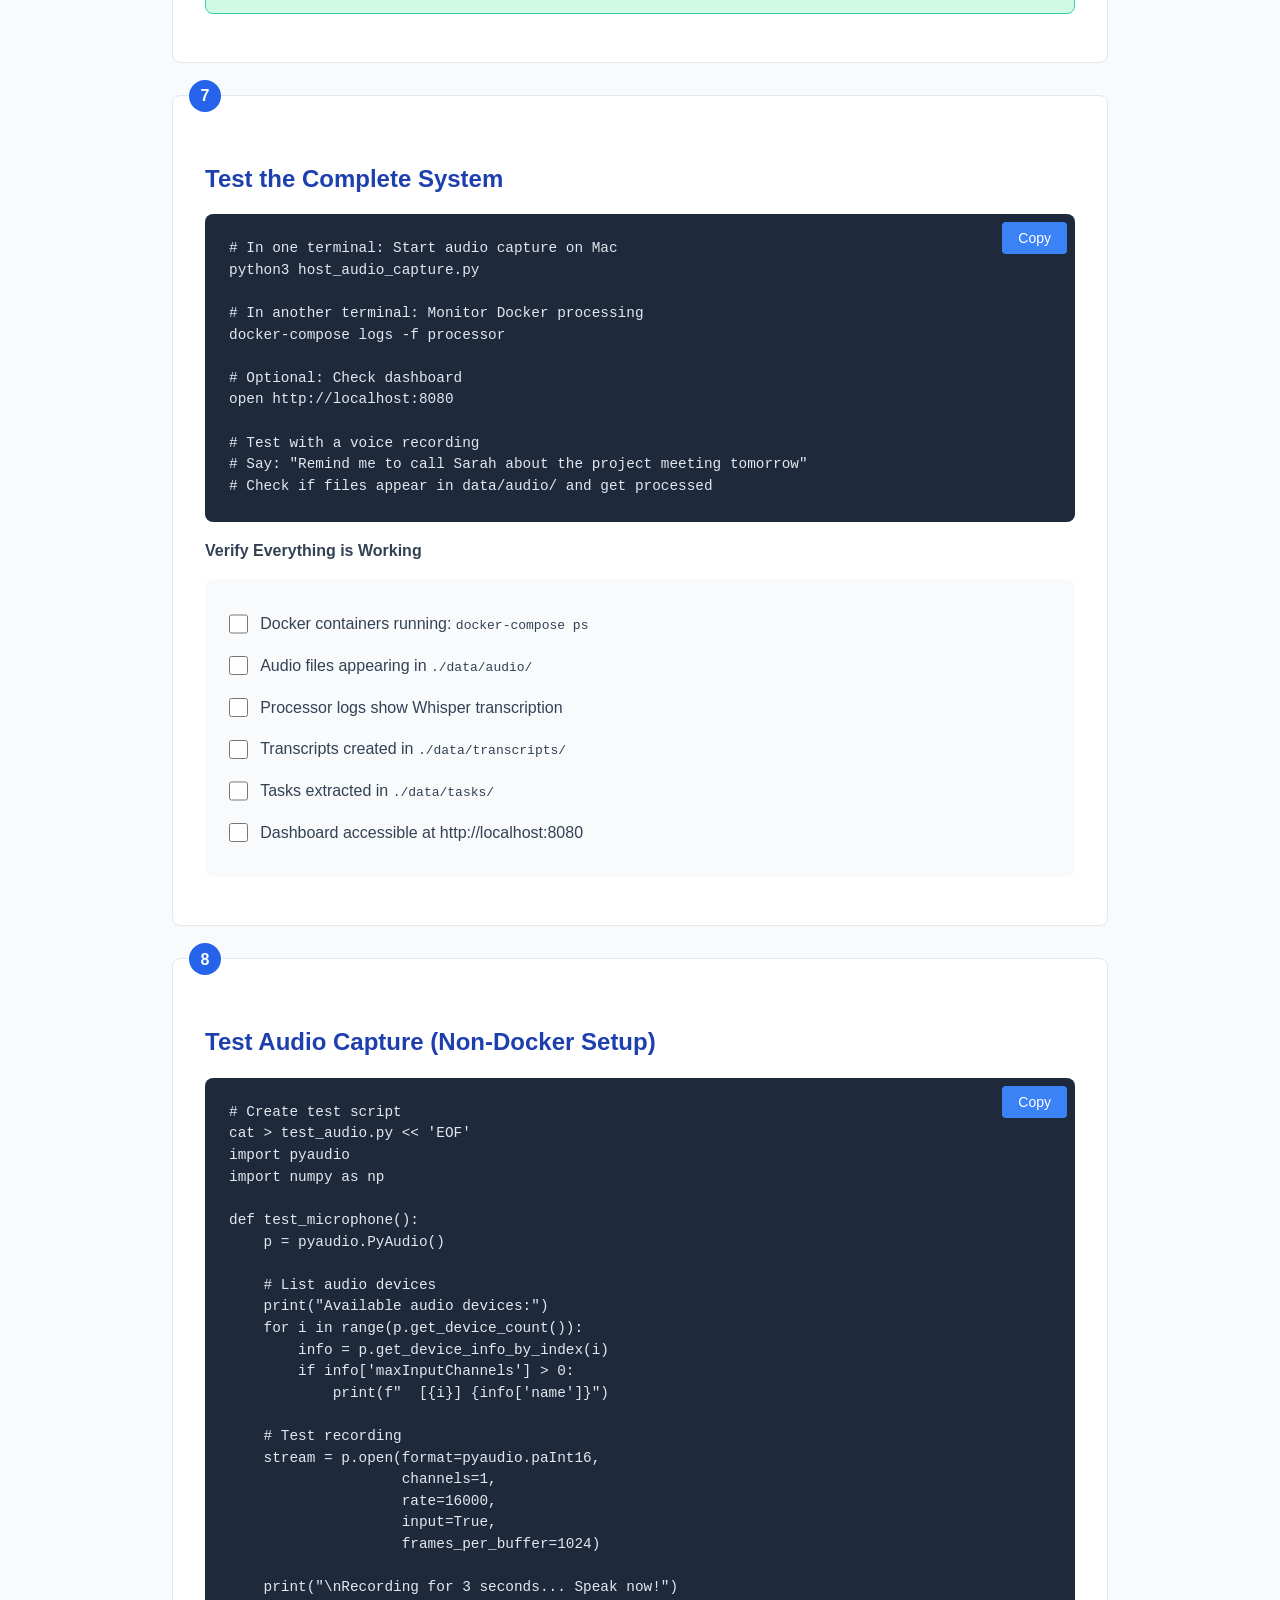
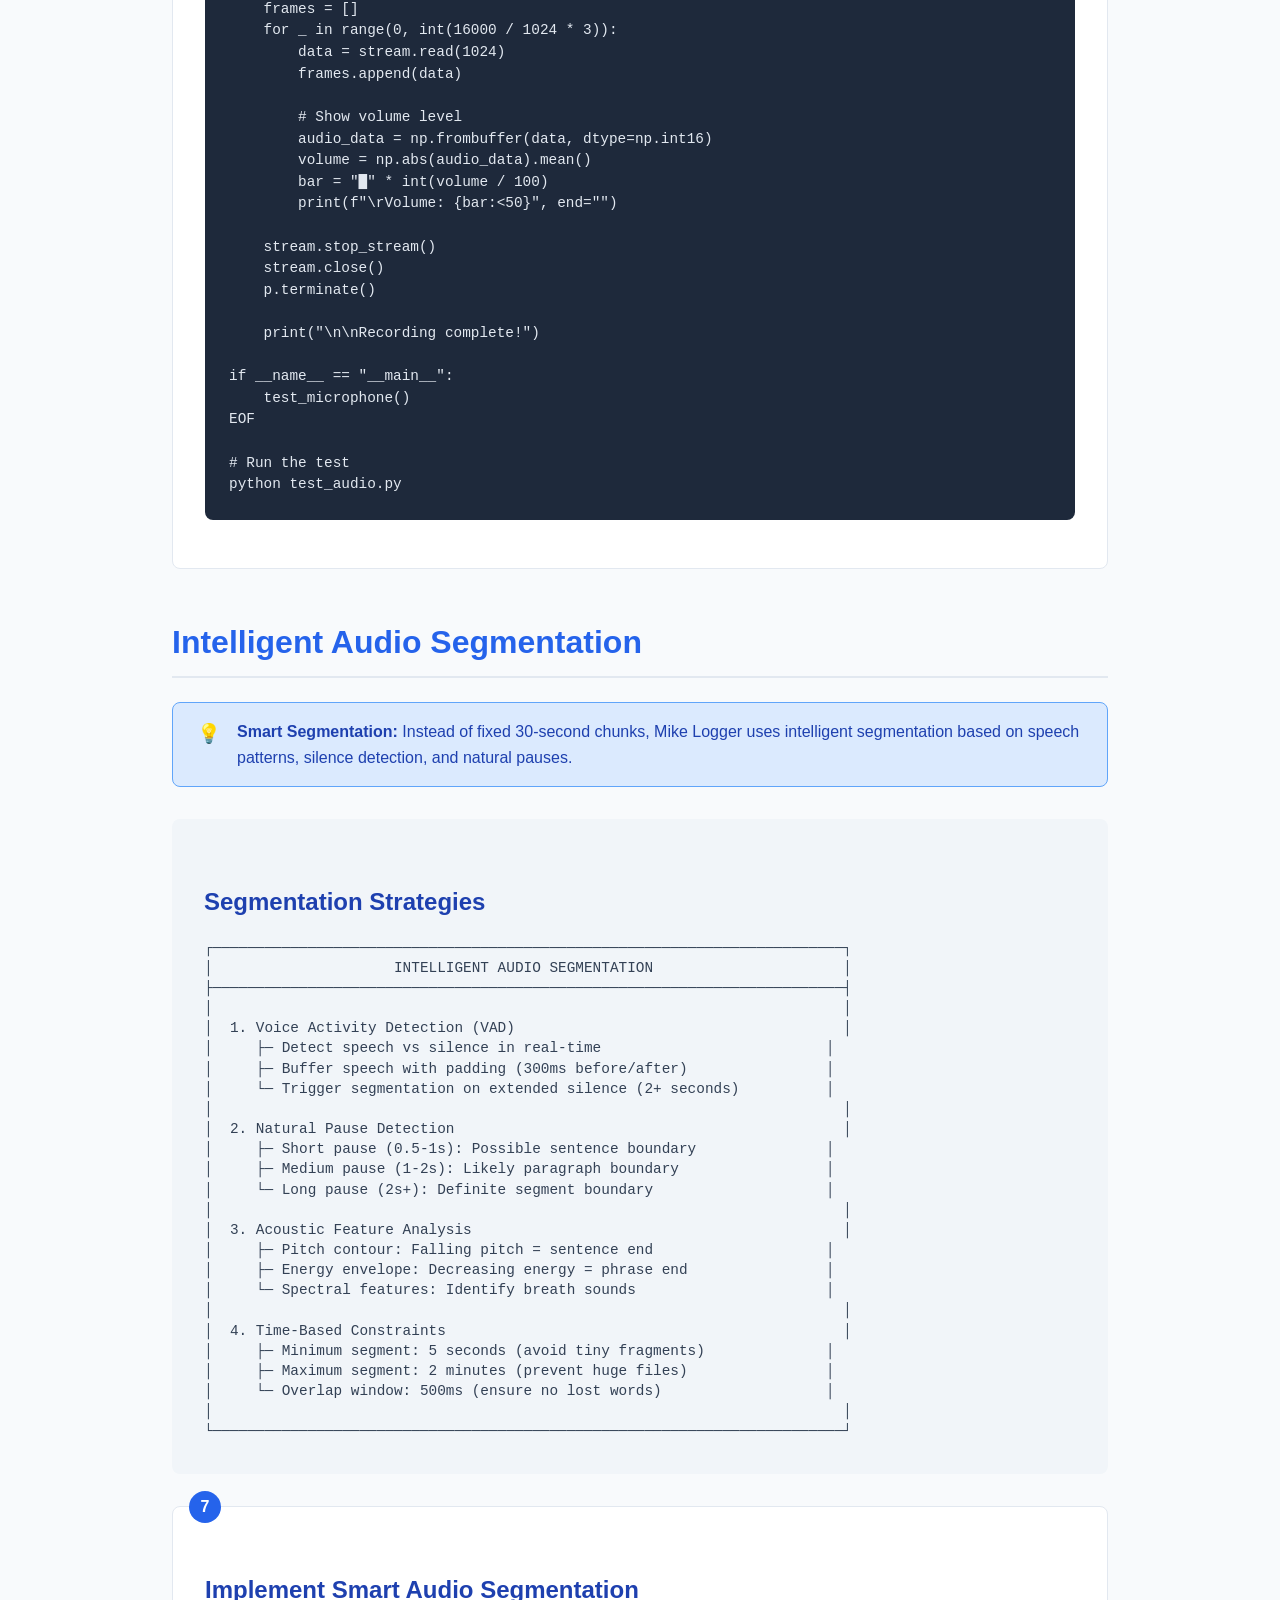
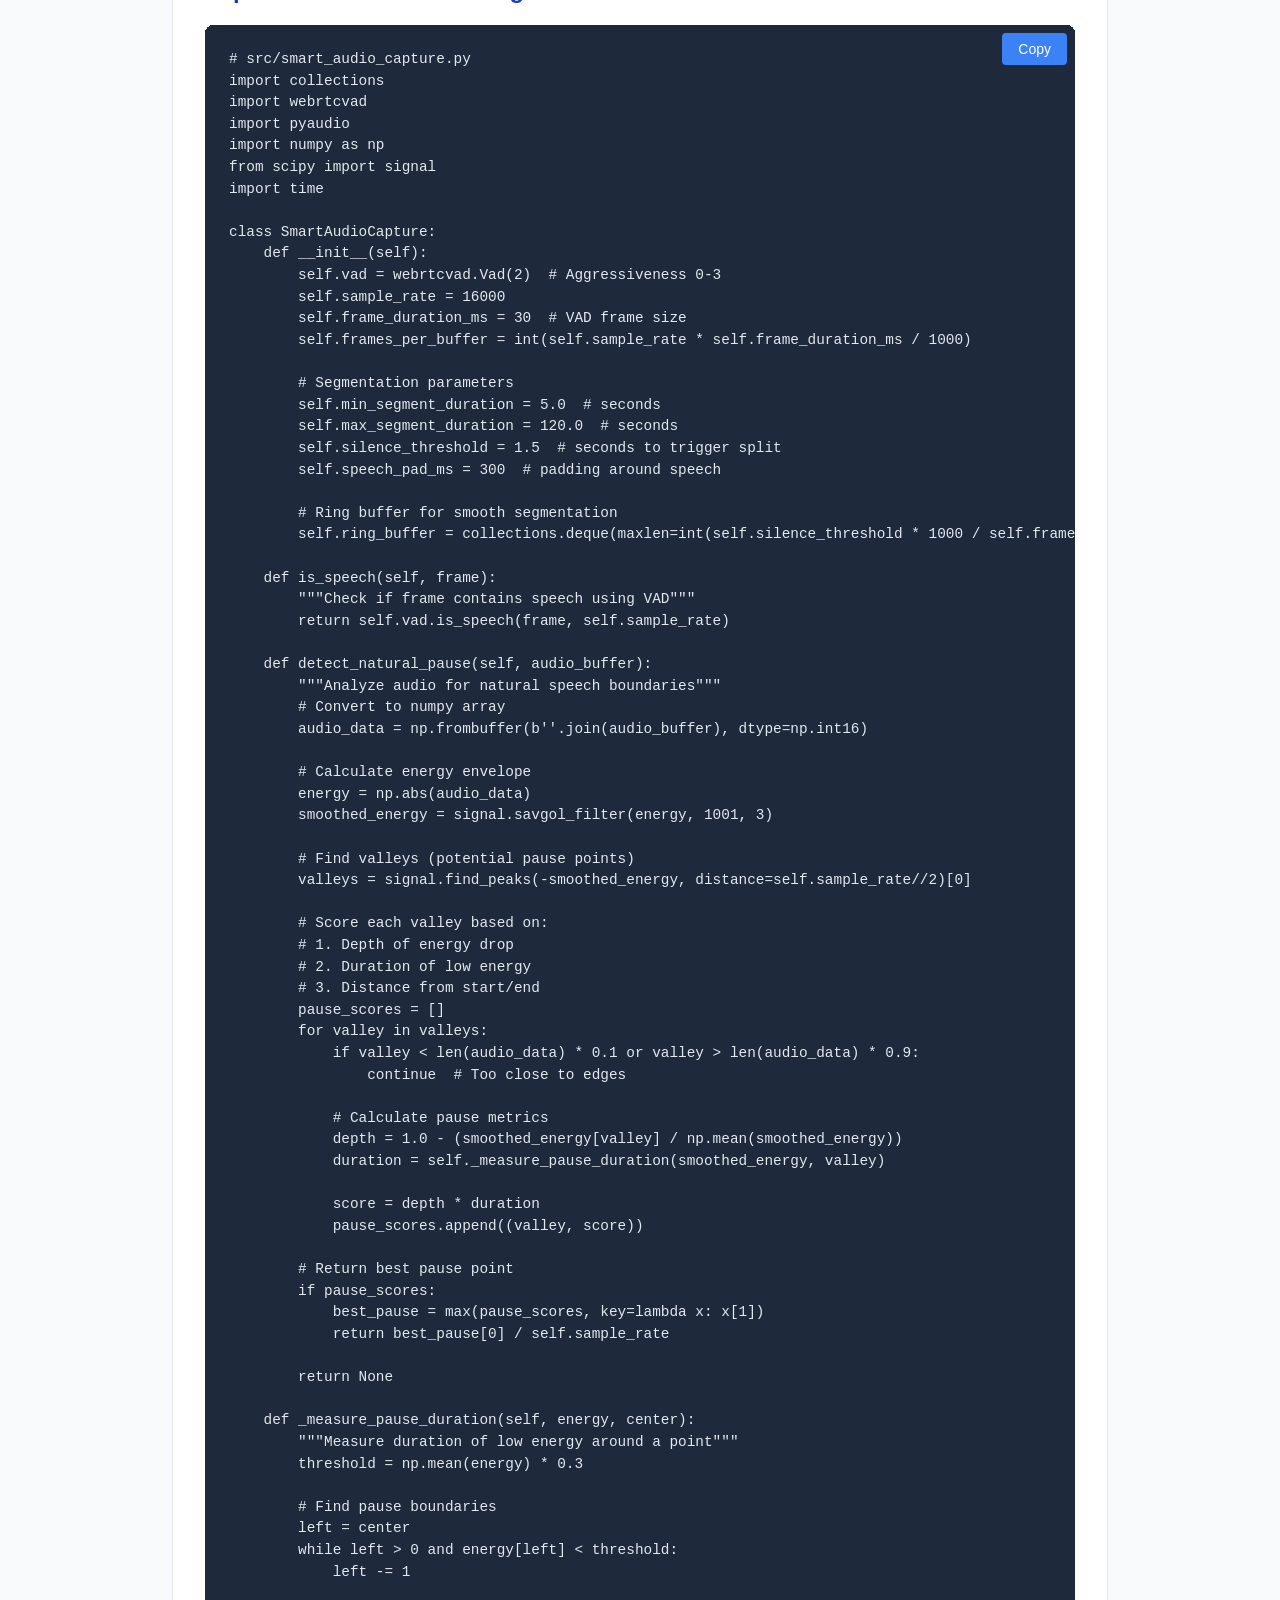
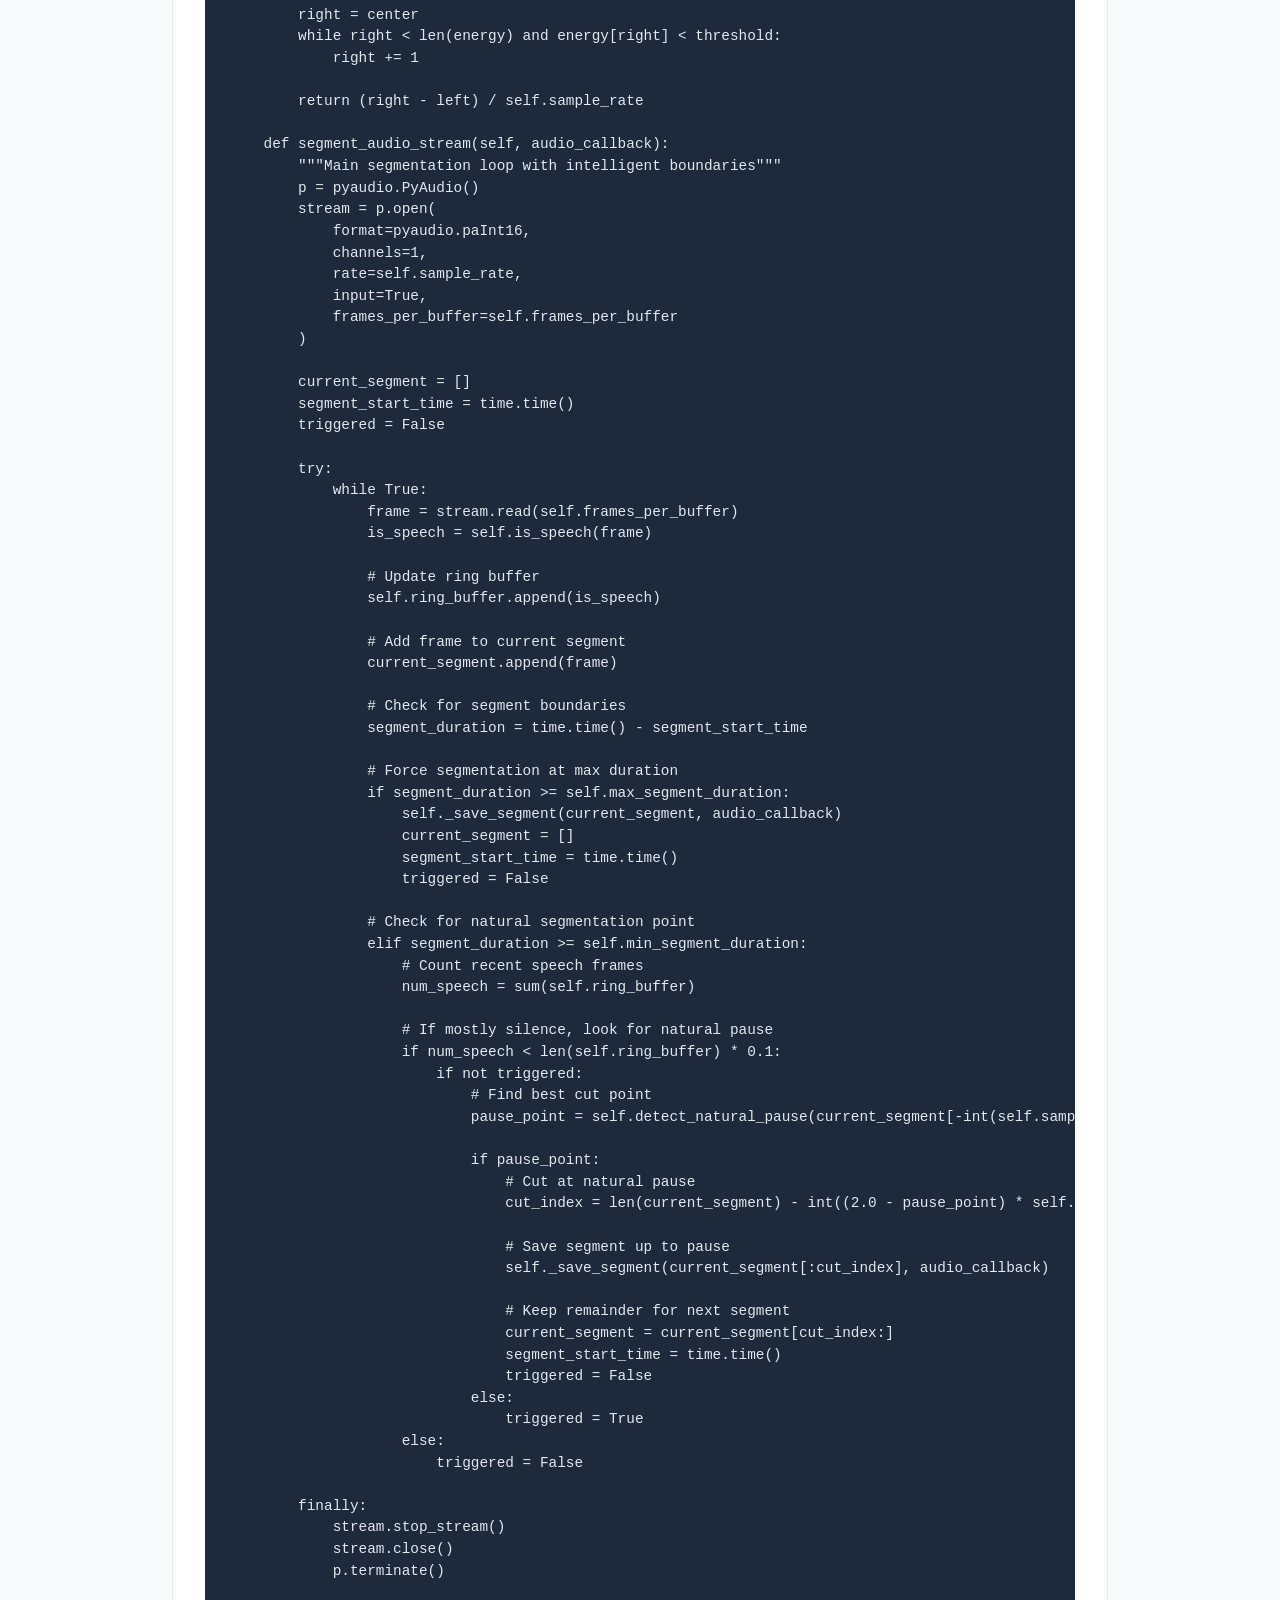
<file: setup-guide.html>
<!DOCTYPE html>
<html lang="en">
<head>
    <meta charset="UTF-8">
    <meta name="viewport" content="width=device-width, initial-scale=1.0">
    <title>Mike Logger - Complete Setup Guide</title>
    <style>
        :root {
            --primary: #2563eb;
            --secondary: #1e40af;
            --accent: #3b82f6;
            --bg: #f8fafc;
            --card-bg: #ffffff;
            --text: #334155;
            --text-light: #64748b;
            --border: #e2e8f0;
            --code-bg: #f1f5f9;
            --success: #10b981;
            --warning: #f59e0b;
            --error: #ef4444;
        }

        * {
            margin: 0;
            padding: 0;
            box-sizing: border-box;
        }

        body {
            font-family: -apple-system, BlinkMacSystemFont, 'Segoe UI', Roboto, Oxygen, Ubuntu, Cantarell, sans-serif;
            background: var(--bg);
            color: var(--text);
            line-height: 1.6;
        }

        .container {
            max-width: 1000px;
            margin: 0 auto;
            padding: 2rem;
        }

        h1 {
            color: var(--primary);
            margin-bottom: 2rem;
            font-size: 2.5rem;
        }

        h2 {
            color: var(--primary);
            margin: 3rem 0 1.5rem;
            font-size: 2rem;
            border-bottom: 2px solid var(--border);
            padding-bottom: 0.5rem;
        }

        h3 {
            color: var(--secondary);
            margin: 2rem 0 1rem;
            font-size: 1.5rem;
        }

        .alert {
            padding: 1rem 1.5rem;
            border-radius: 8px;
            margin: 1rem 0;
            display: flex;
            align-items: flex-start;
            gap: 1rem;
        }

        .alert-info {
            background: #dbeafe;
            border: 1px solid #60a5fa;
            color: #1e40af;
        }

        .alert-warning {
            background: #fef3c7;
            border: 1px solid #fbbf24;
            color: #92400e;
        }

        .alert-success {
            background: #d1fae5;
            border: 1px solid #34d399;
            color: #065f46;
        }

        .alert-icon {
            font-size: 1.2rem;
            flex-shrink: 0;
        }

        .code-block {
            background: #1e293b;
            color: #e2e8f0;
            padding: 1.5rem;
            border-radius: 8px;
            overflow-x: auto;
            margin: 1rem 0;
            position: relative;
        }

        .code-block pre {
            margin: 0;
            font-family: 'Fira Code', 'Courier New', monospace;
            font-size: 0.9rem;
            line-height: 1.5;
        }

        .copy-button {
            position: absolute;
            top: 0.5rem;
            right: 0.5rem;
            background: var(--accent);
            color: white;
            border: none;
            padding: 0.5rem 1rem;
            border-radius: 4px;
            cursor: pointer;
            font-size: 0.875rem;
        }

        .copy-button:hover {
            background: var(--primary);
        }

        .step {
            background: var(--card-bg);
            border: 1px solid var(--border);
            border-radius: 8px;
            padding: 2rem;
            margin: 2rem 0;
            position: relative;
        }

        .step-number {
            position: absolute;
            top: -1rem;
            left: 1rem;
            background: var(--primary);
            color: white;
            width: 2rem;
            height: 2rem;
            border-radius: 50%;
            display: flex;
            align-items: center;
            justify-content: center;
            font-weight: bold;
        }

        .tabs {
            display: flex;
            gap: 0.5rem;
            margin-bottom: 1rem;
            border-bottom: 2px solid var(--border);
        }

        .tab {
            padding: 0.75rem 1.5rem;
            background: none;
            border: none;
            font-size: 1rem;
            cursor: pointer;
            color: var(--text-light);
            transition: all 0.2s;
            position: relative;
            border-radius: 4px 4px 0 0;
        }

        .tab:hover {
            background: var(--bg);
        }

        .tab.active {
            color: var(--primary);
            background: var(--card-bg);
        }

        .tab.active::after {
            content: '';
            position: absolute;
            bottom: -2px;
            left: 0;
            right: 0;
            height: 2px;
            background: var(--primary);
        }

        .tab-content {
            display: none;
            background: var(--card-bg);
            padding: 1.5rem;
            border-radius: 0 8px 8px 8px;
            border: 1px solid var(--border);
        }

        .tab-content.active {
            display: block;
        }

        .requirements {
            display: grid;
            grid-template-columns: repeat(auto-fit, minmax(250px, 1fr));
            gap: 1rem;
            margin: 1rem 0;
        }

        .requirement {
            background: var(--bg);
            padding: 1rem;
            border-radius: 8px;
            border: 1px solid var(--border);
        }

        .requirement h4 {
            color: var(--secondary);
            margin-bottom: 0.5rem;
        }

        .requirement ul {
            list-style: none;
            padding: 0;
        }

        .requirement li {
            padding: 0.25rem 0;
            color: var(--text-light);
        }

        .requirement li:before {
            content: "• ";
            color: var(--accent);
            font-weight: bold;
        }

        .diagram {
            background: var(--code-bg);
            border-radius: 8px;
            padding: 2rem;
            margin: 2rem 0;
            overflow-x: auto;
        }

        .diagram pre {
            font-family: 'Courier New', monospace;
            font-size: 0.9rem;
            line-height: 1.4;
            margin: 0;
        }

        .checklist {
            background: var(--bg);
            padding: 1.5rem;
            border-radius: 8px;
            margin: 1rem 0;
        }

        .checklist-item {
            display: flex;
            align-items: center;
            gap: 0.75rem;
            padding: 0.5rem 0;
        }

        .checklist-item input[type="checkbox"] {
            width: 1.2rem;
            height: 1.2rem;
            cursor: pointer;
        }

        .checklist-item label {
            cursor: pointer;
            flex: 1;
        }

        .checklist-item.checked label {
            text-decoration: line-through;
            color: var(--text-light);
        }

        table {
            width: 100%;
            border-collapse: collapse;
            margin: 1rem 0;
        }

        th, td {
            text-align: left;
            padding: 0.75rem;
            border: 1px solid var(--border);
        }

        th {
            background: var(--bg);
            font-weight: 600;
            color: var(--secondary);
        }

        tr:hover {
            background: var(--bg);
        }

        .navigation {
            display: flex;
            justify-content: space-between;
            margin: 3rem 0;
            padding-top: 2rem;
            border-top: 1px solid var(--border);
        }

        .nav-button {
            padding: 0.75rem 1.5rem;
            background: var(--primary);
            color: white;
            border: none;
            border-radius: 8px;
            text-decoration: none;
            font-weight: 500;
            transition: background 0.2s;
        }

        .nav-button:hover {
            background: var(--secondary);
        }

        .nav-button.secondary {
            background: var(--bg);
            color: var(--primary);
            border: 1px solid var(--primary);
        }

        .nav-button.secondary:hover {
            background: var(--primary);
            color: white;
        }

        @media (max-width: 768px) {
            .container {
                padding: 1rem;
            }

            h1 {
                font-size: 2rem;
            }

            .requirements {
                grid-template-columns: 1fr;
            }

            .tabs {
                flex-wrap: wrap;
            }

            .tab {
                font-size: 0.875rem;
                padding: 0.5rem 1rem;
            }
        }
    </style>
</head>
<body>
    <div class="container">
        <h1>🎤 Mike Logger Complete Setup Guide</h1>
        
        <div class="alert alert-info">
            <span class="alert-icon">ℹ️</span>
            <div>
                <strong>Estimated Setup Time:</strong> 30-60 minutes for basic setup, 2-4 hours for full production deployment
            </div>
        </div>

        <h2>Quick Start Options</h2>
        
        <div class="tabs">
            <button class="tab active" onclick="showTab('docker')">Docker Setup (Recommended)</button>
            <button class="tab" onclick="showTab('minimal')">Minimal Setup (Testing)</button>
            <button class="tab" onclick="showTab('standard')">Standard Setup (Daily Use)</button>
            <button class="tab" onclick="showTab('production')">Production Setup (Secure)</button>
        </div>

        <div id="docker" class="tab-content active">
            <h3>Docker Setup - Cross-Platform & Reliable (Recommended)</h3>
            <p>Uses Docker for processing while audio capture runs natively on your Mac. Best for consistency across platforms.</p>
            
            <div class="alert alert-info">
                <span class="alert-icon">🐳</span>
                <div>
                    <strong>Hybrid Architecture:</strong> Audio capture runs on your Mac (accessing microphone), while processing runs in Docker containers for consistency and isolation.
                </div>
            </div>
            
            <div class="requirements">
                <div class="requirement">
                    <h4>Prerequisites</h4>
                    <ul>
                        <li>Docker Desktop for Mac</li>
                        <li>Docker Compose</li>
                        <li>Python 3.8+ (for audio capture)</li>
                        <li>8GB+ RAM recommended</li>
                    </ul>
                </div>
                <div class="requirement">
                    <h4>Architecture</h4>
                    <ul>
                        <li>Audio capture: Native Mac script</li>
                        <li>Processing: Docker containers</li>
                        <li>Communication: Shared volumes</li>
                        <li>Monitoring: Web dashboard</li>
                    </ul>
                </div>
            </div>

            <div class="diagram">
                <h4>Docker Architecture on Mac</h4>
                <pre>
┌─────────────────────────────────────────────────────────────────────────┐
│                           macOS HOST                                    │
│                                                                         │
│  ┌─────────────────┐                    ┌─────────────────┐             │
│  │ Audio Capture   │────────────────────│ Shared Volume   │             │
│  │ (Native Python) │   .wav files       │ ./data/audio/   │             │
│  └─────────────────┘                    └─────────────────┘             │
│                                                │                        │
└─────────────────────────────────────────────────┼────────────────────────┘
                                                  │
┌─────────────────────────────────────────────────┼────────────────────────┐
│                       DOCKER CONTAINERS        │                        │
│                                                │                        │
│  ┌─────────────────┐    ┌─────────────────┐    │    ┌─────────────────┐  │
│  │ Whisper STT     │────│ Claude API      │────┼────│ Task Storage    │  │
│  │ Container       │    │ Processor       │    │    │ Container       │  │
│  └─────────────────┘    └─────────────────┘    │    └─────────────────┘  │
│                                                │                        │
│  ┌─────────────────┐    ┌─────────────────┐    │    ┌─────────────────┐  │
│  │ Redis Queue     │────│ Web Dashboard   │────┼────│ Monitoring      │  │
│  │ Container       │    │ Container       │    │    │ (Prometheus)    │  │
│  └─────────────────┘    └─────────────────┘    │    └─────────────────┘  │
└─────────────────────────────────────────────────┼────────────────────────┘
                                                  │
                              Shared Volumes: ./data/transcripts/
                                              ./data/tasks/
                                              ./logs/
                </pre>
            </div>
        </div>

        <div id="minimal" class="tab-content">
            <h3>Minimal Setup - Get Running in 30 Minutes</h3>
            <p>Perfect for testing the concept with your existing computer.</p>
            
            <div class="requirements">
                <div class="requirement">
                    <h4>Hardware Needed</h4>
                    <ul>
                        <li>Your laptop/desktop</li>
                        <li>Built-in or USB microphone</li>
                        <li>4GB+ RAM</li>
                        <li>10GB free disk space</li>
                    </ul>
                </div>
                <div class="requirement">
                    <h4>Software Requirements</h4>
                    <ul>
                        <li>Python 3.8-3.11</li>
                        <li>Git</li>
                        <li>Text editor</li>
                        <li>Claude API key</li>
                    </ul>
                </div>
            </div>
        </div>

        <div id="standard" class="tab-content">
            <h3>Standard Setup - For Daily Use</h3>
            <p>Includes wearable device and cloud storage for practical everyday use.</p>
            
            <div class="requirements">
                <div class="requirement">
                    <h4>Hardware Needed</h4>
                    <ul>
                        <li>Raspberry Pi 4 or phone</li>
                        <li>Quality USB microphone</li>
                        <li>Processing computer</li>
                        <li>Cloud storage account</li>
                    </ul>
                </div>
                <div class="requirement">
                    <h4>Additional Setup</h4>
                    <ul>
                        <li>Dropbox/Google Drive</li>
                        <li>Background services</li>
                        <li>Auto-start scripts</li>
                        <li>Basic monitoring</li>
                    </ul>
                </div>
            </div>
        </div>

        <div id="production" class="tab-content">
            <h3>Production Setup - Enterprise Ready</h3>
            <p>Full security, encryption, and reliability for sensitive environments.</p>
            
            <div class="requirements">
                <div class="requirement">
                    <h4>Infrastructure</h4>
                    <ul>
                        <li>Dedicated capture device</li>
                        <li>VPS or private server</li>
                        <li>Encrypted storage</li>
                        <li>VPN tunnel</li>
                    </ul>
                </div>
                <div class="requirement">
                    <h4>Security Features</h4>
                    <ul>
                        <li>End-to-end encryption</li>
                        <li>Certificate auth</li>
                        <li>Audit logging</li>
                        <li>Data retention policies</li>
                    </ul>
                </div>
            </div>
        </div>

        <h2>Step-by-Step Installation</h2>

        <div class="step">
            <div class="step-number">1</div>
            <h3>Install System Dependencies</h3>
            
            <h4>macOS</h4>
            <div class="code-block">
                <button class="copy-button" onclick="copyCode(this)">Copy</button>
                <pre># Install Homebrew if not already installed
/bin/bash -c "$(curl -fsSL https://raw.githubusercontent.com/Homebrew/install/HEAD/install.sh)"

# Install Python and dependencies
brew install python@3.11 portaudio ffmpeg git

# Verify installations
python3 --version
ffmpeg -version</pre>
            </div>

            <h4>Ubuntu/Debian</h4>
            <div class="code-block">
                <button class="copy-button" onclick="copyCode(this)">Copy</button>
                <pre># Update package list
sudo apt update

# Install dependencies
sudo apt install -y python3.11 python3-pip portaudio19-dev ffmpeg git

# Verify installations
python3 --version
ffmpeg -version</pre>
            </div>

            <h4>Windows</h4>
            <div class="code-block">
                <button class="copy-button" onclick="copyCode(this)">Copy</button>
                <pre># Install Python from python.org (3.8-3.11)
# Install Git from git-scm.com
# Install ffmpeg from ffmpeg.org

# Open PowerShell as Administrator and verify
python --version
git --version
ffmpeg -version</pre>
            </div>
        </div>

        <div class="step">
            <div class="step-number">2</div>
            <h3>Clone and Set Up Repository</h3>
            
            <div class="code-block">
                <button class="copy-button" onclick="copyCode(this)">Copy</button>
                <pre># Clone the repository
git clone https://github.com/yourusername/mike_logger.git
cd mike_logger

# Create virtual environment
python3 -m venv venv

# Activate virtual environment
# On macOS/Linux:
source venv/bin/activate
# On Windows:
# venv\Scripts\activate

# Upgrade pip
pip install --upgrade pip</pre>
            </div>
        </div>

        <div class="step">
            <div class="step-number">3</div>
            <h3>Install Python Dependencies</h3>
            
            <div class="code-block">
                <button class="copy-button" onclick="copyCode(this)">Copy</button>
                <pre># Install Whisper and dependencies
pip install git+https://github.com/openai/whisper.git
pip install pyaudio numpy scipy
pip install anthropic python-dotenv
pip install webrtcvad librosa soundfile

# For production features
pip install cryptography redis boto3
pip install flask gunicorn
pip install prometheus-client</pre>
            </div>

            <div class="alert alert-warning">
                <span class="alert-icon">⚠️</span>
                <div>
                    <strong>PyAudio Installation Issues?</strong><br>
                    On macOS: <code>brew install portaudio</code> first<br>
                    On Windows: Download wheel from https://www.lfd.uci.edu/~gohlke/pythonlibs/#pyaudio
                </div>
            </div>
        </div>

        <div class="step">
            <div class="step-number">4</div>
            <h3>Download Whisper Model</h3>
            
            <div class="code-block">
                <button class="copy-button" onclick="copyCode(this)">Copy</button>
                <pre># Test Whisper installation and download model
python3 -c "import whisper; model = whisper.load_model('base'); print('Whisper base model loaded successfully!')"

# This will download the model (~150MB) to ~/.cache/whisper/
# Available models: tiny, base, small, medium, large, large-v3</pre>
            </div>

            <table>
                <thead>
                    <tr>
                        <th>Model</th>
                        <th>Size</th>
                        <th>VRAM</th>
                        <th>Speed</th>
                        <th>Accuracy</th>
                    </tr>
                </thead>
                <tbody>
                    <tr>
                        <td>tiny</td>
                        <td>39 MB</td>
                        <td>~1 GB</td>
                        <td>~32x</td>
                        <td>Good</td>
                    </tr>
                    <tr>
                        <td>base</td>
                        <td>74 MB</td>
                        <td>~1 GB</td>
                        <td>~16x</td>
                        <td>Better</td>
                    </tr>
                    <tr>
                        <td>small</td>
                        <td>244 MB</td>
                        <td>~2 GB</td>
                        <td>~6x</td>
                        <td>Great</td>
                    </tr>
                    <tr>
                        <td>medium</td>
                        <td>769 MB</td>
                        <td>~5 GB</td>
                        <td>~2x</td>
                        <td>Excellent</td>
                    </tr>
                    <tr>
                        <td>large-v3</td>
                        <td>1550 MB</td>
                        <td>~10 GB</td>
                        <td>~1x</td>
                        <td>Best</td>
                    </tr>
                </tbody>
            </table>
        </div>

        <div class="step">
            <div class="step-number">5</div>
            <h3>Configure API Keys and Settings</h3>
            
            <div class="code-block">
                <button class="copy-button" onclick="copyCode(this)">Copy</button>
                <pre># Create .env file
cat > .env << EOF
# Claude API Configuration
ANTHROPIC_API_KEY=your_claude_api_key_here

# Audio Configuration
SAMPLE_RATE=16000
CHANNELS=1
CHUNK_DURATION=0.5  # seconds

# Whisper Configuration
WHISPER_MODEL=base
WHISPER_LANGUAGE=en

# Processing Configuration
VAD_AGGRESSIVENESS=2  # 0-3, higher = more aggressive
SILENCE_THRESHOLD=2.0  # seconds of silence before segmenting
SPEECH_PAD_MS=300  # milliseconds to pad speech segments

# Storage Configuration
AUDIO_RETENTION_HOURS=24
TRANSCRIPT_RETENTION_DAYS=30
TASK_RETENTION_DAYS=365

# Optional: Cloud Storage
# DROPBOX_TOKEN=your_token
# AWS_ACCESS_KEY_ID=your_key
# AWS_SECRET_ACCESS_KEY=your_secret
EOF</pre>
            </div>

            <div class="alert alert-info">
                <span class="alert-icon">ℹ️</span>
                <div>
                    Get your Claude API key from <a href="https://console.anthropic.com/" target="_blank">console.anthropic.com</a>
                </div>
            </div>
        </div>

        <div class="step">
            <div class="step-number">6</div>
            <h3>Docker Setup Steps</h3>
            
            <div class="alert alert-info">
                <span class="alert-icon">🐳</span>
                <div>
                    <strong>Docker-First Approach:</strong> These steps set up the hybrid Docker architecture for cross-platform consistency.
                </div>
            </div>

            <h4>Step 6.1: Install Docker Desktop</h4>
            <div class="code-block">
                <button class="copy-button" onclick="copyCode(this)">Copy</button>
                <pre># Download Docker Desktop for Mac from docker.com
# Install and start Docker Desktop

# Verify installation
docker --version
docker-compose --version

# Test Docker is running
docker run hello-world</pre>
            </div>

            <h4>Step 6.2: Create Environment File</h4>
            <div class="code-block">
                <button class="copy-button" onclick="copyCode(this)">Copy</button>
                <pre># Create .env file for Docker Compose
cat > .env << EOF
# Claude API Configuration
ANTHROPIC_API_KEY=your_claude_api_key_here

# Whisper Configuration
WHISPER_MODEL=base
WHISPER_LANGUAGE=en

# Processing Configuration
PROCESSING_INTERVAL=30
LOG_LEVEL=INFO

# Optional: Flask Dashboard
FLASK_ENV=production

# Resources
MEMORY_LIMIT=4G
CPU_LIMIT=2
EOF</pre>
            </div>

            <h4>Step 6.3: Build and Start Services</h4>
            <div class="code-block">
                <button class="copy-button" onclick="copyCode(this)">Copy</button>
                <pre># Build all services
docker-compose build

# Start core services
docker-compose up -d processor redis

# Check services are running
docker-compose ps

# View logs
docker-compose logs processor</pre>
            </div>

            <h4>Step 6.4: Start Optional Services</h4>
            <div class="code-block">
                <button class="copy-button" onclick="copyCode(this)">Copy</button>
                <pre># Start web dashboard (optional)
docker-compose up -d dashboard

# Start monitoring (optional)
docker-compose up -d prometheus

# View dashboard at http://localhost:8080
# View metrics at http://localhost:9090

# Check all services
docker-compose ps</pre>
            </div>

            <h4>Step 6.5: Set Up Native Audio Capture</h4>
            <div class="code-block">
                <button class="copy-button" onclick="copyCode(this)">Copy</button>
                <pre># Install Python dependencies for audio capture (on Mac host)
pip3 install pyaudio numpy webrtcvad soundfile

# Create native audio capture script
cat > host_audio_capture.py << 'EOF'
#!/usr/bin/env python3
"""
Native audio capture for Mac host.
Saves audio files to shared volume for Docker processing.
"""
import pyaudio
import webrtcvad
import wave
import time
import os
from datetime import datetime
import numpy as np

class HostAudioCapture:
    def __init__(self):
        self.sample_rate = 16000
        self.chunk_size = 1024
        self.vad = webrtcvad.Vad(2)
        
        # Ensure output directory exists
        os.makedirs("data/audio", exist_ok=True)
        
    def start_capture(self):
        """Start continuous audio capture"""
        p = pyaudio.PyAudio()
        
        stream = p.open(
            format=pyaudio.paInt16,
            channels=1,
            rate=self.sample_rate,
            input=True,
            frames_per_buffer=self.chunk_size
        )
        
        print("🎤 Starting audio capture...")
        print("   Files will be saved to ./data/audio/")
        print("   Docker containers will process them automatically")
        print("   Press Ctrl+C to stop")
        
        try:
            segment_frames = []
            segment_start = time.time()
            
            while True:
                data = stream.read(self.chunk_size)
                segment_frames.append(data)
                
                # Save segment every 30 seconds or on silence
                if time.time() - segment_start >= 30:
                    self.save_segment(segment_frames)
                    segment_frames = []
                    segment_start = time.time()
                    
        except KeyboardInterrupt:
            print("\n🛑 Stopping audio capture...")
        finally:
            stream.stop_stream()
            stream.close()
            p.terminate()
            
            # Save any remaining audio
            if segment_frames:
                self.save_segment(segment_frames)
    
    def save_segment(self, frames):
        """Save audio segment to shared volume"""
        if not frames:
            return
            
        timestamp = datetime.now().strftime("%Y%m%d_%H%M%S_%f")[:-3]
        filename = f"data/audio/segment_{timestamp}.wav"
        
        # Write WAV file
        with wave.open(filename, 'wb') as wf:
            wf.setnchannels(1)
            wf.setsampwidth(2)  # 2 bytes = 16 bit
            wf.setframerate(self.sample_rate)
            wf.writeframes(b''.join(frames))
        
        print(f"📁 Saved: {filename}")

if __name__ == "__main__":
    capture = HostAudioCapture()
    capture.start_capture()
EOF

# Make it executable
chmod +x host_audio_capture.py</pre>
            </div>

            <div class="alert alert-success">
                <span class="alert-icon">✅</span>
                <div>
                    <strong>Docker Setup Complete!</strong> You now have:
                    <ul style="margin-top: 0.5rem;">
                        <li>• Processing containers running in Docker</li>
                        <li>• Native audio capture on Mac</li>
                        <li>• Shared volumes for communication</li>
                        <li>• Web dashboard (optional)</li>
                    </ul>
                </div>
            </div>
        </div>

        <div class="step">
            <div class="step-number">7</div>
            <h3>Test the Complete System</h3>
            
            <div class="code-block">
                <button class="copy-button" onclick="copyCode(this)">Copy</button>
                <pre># In one terminal: Start audio capture on Mac
python3 host_audio_capture.py

# In another terminal: Monitor Docker processing
docker-compose logs -f processor

# Optional: Check dashboard
open http://localhost:8080

# Test with a voice recording
# Say: "Remind me to call Sarah about the project meeting tomorrow"
# Check if files appear in data/audio/ and get processed</pre>
            </div>

            <h4>Verify Everything is Working</h4>
            <div class="checklist">
                <div class="checklist-item">
                    <input type="checkbox" id="docker-check1">
                    <label for="docker-check1">Docker containers running: <code>docker-compose ps</code></label>
                </div>
                <div class="checklist-item">
                    <input type="checkbox" id="docker-check2">
                    <label for="docker-check2">Audio files appearing in <code>./data/audio/</code></label>
                </div>
                <div class="checklist-item">
                    <input type="checkbox" id="docker-check3">
                    <label for="docker-check3">Processor logs show Whisper transcription</label>
                </div>
                <div class="checklist-item">
                    <input type="checkbox" id="docker-check4">
                    <label for="docker-check4">Transcripts created in <code>./data/transcripts/</code></label>
                </div>
                <div class="checklist-item">
                    <input type="checkbox" id="docker-check5">
                    <label for="docker-check5">Tasks extracted in <code>./data/tasks/</code></label>
                </div>
                <div class="checklist-item">
                    <input type="checkbox" id="docker-check6">
                    <label for="docker-check6">Dashboard accessible at http://localhost:8080</label>
                </div>
            </div>
        </div>

        <div class="step">
            <div class="step-number">8</div>
            <h3>Test Audio Capture (Non-Docker Setup)</h3>
            
            <div class="code-block">
                <button class="copy-button" onclick="copyCode(this)">Copy</button>
                <pre># Create test script
cat > test_audio.py << 'EOF'
import pyaudio
import numpy as np

def test_microphone():
    p = pyaudio.PyAudio()
    
    # List audio devices
    print("Available audio devices:")
    for i in range(p.get_device_count()):
        info = p.get_device_info_by_index(i)
        if info['maxInputChannels'] > 0:
            print(f"  [{i}] {info['name']}")
    
    # Test recording
    stream = p.open(format=pyaudio.paInt16,
                    channels=1,
                    rate=16000,
                    input=True,
                    frames_per_buffer=1024)
    
    print("\nRecording for 3 seconds... Speak now!")
    frames = []
    for _ in range(0, int(16000 / 1024 * 3)):
        data = stream.read(1024)
        frames.append(data)
        
        # Show volume level
        audio_data = np.frombuffer(data, dtype=np.int16)
        volume = np.abs(audio_data).mean()
        bar = "█" * int(volume / 100)
        print(f"\rVolume: {bar:<50}", end="")
    
    stream.stop_stream()
    stream.close()
    p.terminate()
    
    print("\n\nRecording complete!")

if __name__ == "__main__":
    test_microphone()
EOF

# Run the test
python test_audio.py</pre>
            </div>
        </div>

        <h2>Intelligent Audio Segmentation</h2>

        <div class="alert alert-info">
            <span class="alert-icon">💡</span>
            <div>
                <strong>Smart Segmentation:</strong> Instead of fixed 30-second chunks, Mike Logger uses intelligent segmentation based on speech patterns, silence detection, and natural pauses.
            </div>
        </div>

        <div class="diagram">
            <h3>Segmentation Strategies</h3>
            <pre>
┌─────────────────────────────────────────────────────────────────────────┐
│                     INTELLIGENT AUDIO SEGMENTATION                      │
├─────────────────────────────────────────────────────────────────────────┤
│                                                                         │
│  1. Voice Activity Detection (VAD)                                      │
│     ├─ Detect speech vs silence in real-time                          │
│     ├─ Buffer speech with padding (300ms before/after)                │
│     └─ Trigger segmentation on extended silence (2+ seconds)          │
│                                                                         │
│  2. Natural Pause Detection                                             │
│     ├─ Short pause (0.5-1s): Possible sentence boundary               │
│     ├─ Medium pause (1-2s): Likely paragraph boundary                 │
│     └─ Long pause (2s+): Definite segment boundary                    │
│                                                                         │
│  3. Acoustic Feature Analysis                                           │
│     ├─ Pitch contour: Falling pitch = sentence end                    │
│     ├─ Energy envelope: Decreasing energy = phrase end                │
│     └─ Spectral features: Identify breath sounds                      │
│                                                                         │
│  4. Time-Based Constraints                                              │
│     ├─ Minimum segment: 5 seconds (avoid tiny fragments)              │
│     ├─ Maximum segment: 2 minutes (prevent huge files)                │
│     └─ Overlap window: 500ms (ensure no lost words)                   │
│                                                                         │
└─────────────────────────────────────────────────────────────────────────┘</pre>
        </div>

        <div class="step">
            <div class="step-number">7</div>
            <h3>Implement Smart Audio Segmentation</h3>
            
            <div class="code-block">
                <button class="copy-button" onclick="copyCode(this)">Copy</button>
                <pre># src/smart_audio_capture.py
import collections
import webrtcvad
import pyaudio
import numpy as np
from scipy import signal
import time

class SmartAudioCapture:
    def __init__(self):
        self.vad = webrtcvad.Vad(2)  # Aggressiveness 0-3
        self.sample_rate = 16000
        self.frame_duration_ms = 30  # VAD frame size
        self.frames_per_buffer = int(self.sample_rate * self.frame_duration_ms / 1000)
        
        # Segmentation parameters
        self.min_segment_duration = 5.0  # seconds
        self.max_segment_duration = 120.0  # seconds
        self.silence_threshold = 1.5  # seconds to trigger split
        self.speech_pad_ms = 300  # padding around speech
        
        # Ring buffer for smooth segmentation
        self.ring_buffer = collections.deque(maxlen=int(self.silence_threshold * 1000 / self.frame_duration_ms))
        
    def is_speech(self, frame):
        """Check if frame contains speech using VAD"""
        return self.vad.is_speech(frame, self.sample_rate)
    
    def detect_natural_pause(self, audio_buffer):
        """Analyze audio for natural speech boundaries"""
        # Convert to numpy array
        audio_data = np.frombuffer(b''.join(audio_buffer), dtype=np.int16)
        
        # Calculate energy envelope
        energy = np.abs(audio_data)
        smoothed_energy = signal.savgol_filter(energy, 1001, 3)
        
        # Find valleys (potential pause points)
        valleys = signal.find_peaks(-smoothed_energy, distance=self.sample_rate//2)[0]
        
        # Score each valley based on:
        # 1. Depth of energy drop
        # 2. Duration of low energy
        # 3. Distance from start/end
        pause_scores = []
        for valley in valleys:
            if valley < len(audio_data) * 0.1 or valley > len(audio_data) * 0.9:
                continue  # Too close to edges
                
            # Calculate pause metrics
            depth = 1.0 - (smoothed_energy[valley] / np.mean(smoothed_energy))
            duration = self._measure_pause_duration(smoothed_energy, valley)
            
            score = depth * duration
            pause_scores.append((valley, score))
        
        # Return best pause point
        if pause_scores:
            best_pause = max(pause_scores, key=lambda x: x[1])
            return best_pause[0] / self.sample_rate
        
        return None
    
    def _measure_pause_duration(self, energy, center):
        """Measure duration of low energy around a point"""
        threshold = np.mean(energy) * 0.3
        
        # Find pause boundaries
        left = center
        while left > 0 and energy[left] < threshold:
            left -= 1
            
        right = center
        while right < len(energy) and energy[right] < threshold:
            right += 1
            
        return (right - left) / self.sample_rate
    
    def segment_audio_stream(self, audio_callback):
        """Main segmentation loop with intelligent boundaries"""
        p = pyaudio.PyAudio()
        stream = p.open(
            format=pyaudio.paInt16,
            channels=1,
            rate=self.sample_rate,
            input=True,
            frames_per_buffer=self.frames_per_buffer
        )
        
        current_segment = []
        segment_start_time = time.time()
        triggered = False
        
        try:
            while True:
                frame = stream.read(self.frames_per_buffer)
                is_speech = self.is_speech(frame)
                
                # Update ring buffer
                self.ring_buffer.append(is_speech)
                
                # Add frame to current segment
                current_segment.append(frame)
                
                # Check for segment boundaries
                segment_duration = time.time() - segment_start_time
                
                # Force segmentation at max duration
                if segment_duration >= self.max_segment_duration:
                    self._save_segment(current_segment, audio_callback)
                    current_segment = []
                    segment_start_time = time.time()
                    triggered = False
                    
                # Check for natural segmentation point
                elif segment_duration >= self.min_segment_duration:
                    # Count recent speech frames
                    num_speech = sum(self.ring_buffer)
                    
                    # If mostly silence, look for natural pause
                    if num_speech < len(self.ring_buffer) * 0.1:
                        if not triggered:
                            # Find best cut point
                            pause_point = self.detect_natural_pause(current_segment[-int(self.sample_rate*2):])
                            
                            if pause_point:
                                # Cut at natural pause
                                cut_index = len(current_segment) - int((2.0 - pause_point) * self.sample_rate / self.frames_per_buffer)
                                
                                # Save segment up to pause
                                self._save_segment(current_segment[:cut_index], audio_callback)
                                
                                # Keep remainder for next segment
                                current_segment = current_segment[cut_index:]
                                segment_start_time = time.time()
                                triggered = False
                            else:
                                triggered = True
                    else:
                        triggered = False
                        
        finally:
            stream.stop_stream()
            stream.close()
            p.terminate()
    
    def _save_segment(self, frames, callback):
        """Save audio segment with metadata"""
        if len(frames) < self.sample_rate * self.min_segment_duration / self.frames_per_buffer:
            return  # Too short
            
        audio_data = b''.join(frames)
        
        # Calculate segment statistics
        np_data = np.frombuffer(audio_data, dtype=np.int16)
        
        metadata = {
            'duration': len(np_data) / self.sample_rate,
            'energy_mean': float(np.mean(np.abs(np_data))),
            'energy_std': float(np.std(np.abs(np_data))),
            'zero_crossings': np.sum(np.diff(np.sign(np_data)) != 0),
            'timestamp': time.time()
        }
        
        callback(audio_data, metadata)</pre>
            </div>

            <div class="alert alert-success">
                <span class="alert-icon">✅</span>
                <div>
                    <strong>Benefits of Smart Segmentation:</strong>
                    <ul style="margin-top: 0.5rem;">
                        <li>• Preserves complete thoughts and sentences</li>
                        <li>• Reduces processing of silent periods</li>
                        <li>• Better context for transcription accuracy</li>
                        <li>• Natural conversation flow in transcripts</li>
                    </ul>
                </div>
            </div>
        </div>

        <div class="step">
            <div class="step-number">8</div>
            <h3>Run the Complete System</h3>
            
            <div class="code-block">
                <button class="copy-button" onclick="copyCode(this)">Copy</button>
                <pre># Start Mike Logger with smart segmentation
python src/main.py --segmentation smart

# Or run with specific options
python src/main.py \
    --segmentation smart \
    --whisper-model base \
    --vad-aggressiveness 2 \
    --min-segment 5 \
    --max-segment 120</pre>
            </div>

            <h4>Verify Everything is Working</h4>
            <div class="checklist">
                <div class="checklist-item">
                    <input type="checkbox" id="check1">
                    <label for="check1">Audio device detected and recording</label>
                </div>
                <div class="checklist-item">
                    <input type="checkbox" id="check2">
                    <label for="check2">Whisper model loaded successfully</label>
                </div>
                <div class="checklist-item">
                    <input type="checkbox" id="check3">
                    <label for="check3">Claude API connection verified</label>
                </div>
                <div class="checklist-item">
                    <input type="checkbox" id="check4">
                    <label for="check4">Smart segmentation creating files</label>
                </div>
                <div class="checklist-item">
                    <input type="checkbox" id="check5">
                    <label for="check5">Transcripts being generated</label>
                </div>
                <div class="checklist-item">
                    <input type="checkbox" id="check6">
                    <label for="check6">Tasks extracted successfully</label>
                </div>
            </div>
        </div>

        <h2>Deployment Options</h2>

        <h3>Option 1: Systemd Service (Linux)</h3>
        <div class="code-block">
            <button class="copy-button" onclick="copyCode(this)">Copy</button>
            <pre># Create service file
sudo cat > /etc/systemd/system/mike-logger.service << EOF
[Unit]
Description=Mike Logger Voice Assistant
After=network.target

[Service]
Type=simple
User=$USER
WorkingDirectory=/home/$USER/mike_logger
Environment="PATH=/home/$USER/mike_logger/venv/bin"
ExecStart=/home/$USER/mike_logger/venv/bin/python src/main.py
Restart=always

[Install]
WantedBy=multi-user.target
EOF

# Enable and start service
sudo systemctl enable mike-logger
sudo systemctl start mike-logger
sudo systemctl status mike-logger</pre>
        </div>

        <h3>Option 2: Docker Compose (Recommended for Mac)</h3>
        <div class="code-block">
            <button class="copy-button" onclick="copyCode(this)">Copy</button>
            <pre># Start all services
docker-compose up -d

# Start only processing (without optional services)
docker-compose up -d processor redis

# View logs
docker-compose logs -f

# Stop all services
docker-compose down

# Restart a specific service
docker-compose restart processor

# Update services after code changes
docker-compose build processor
docker-compose up -d processor</pre>
        </div>

        <h3>Option 2b: Production Docker</h3>
        <div class="code-block">
            <button class="copy-button" onclick="copyCode(this)">Copy</button>
            <pre># For production deployment with audio device access (Linux only)
docker run -d \
    --name mike-logger \
    --device /dev/snd \
    -v $(pwd)/data:/app/data \
    -v $(pwd)/config:/app/config \
    --env-file .env \
    --restart unless-stopped \
    mike-logger-processor</pre>
        </div>

        <h3>Option 3: Kubernetes Deployment</h3>
        <div class="code-block">
            <button class="copy-button" onclick="copyCode(this)">Copy</button>
            <pre># Apply Kubernetes manifests
kubectl apply -f k8s/namespace.yaml
kubectl apply -f k8s/configmap.yaml
kubectl apply -f k8s/secret.yaml
kubectl apply -f k8s/deployment.yaml
kubectl apply -f k8s/service.yaml</pre>
        </div>

        <h2>Troubleshooting</h2>

        <h3>Common Issues and Solutions</h3>

        <div class="alert alert-warning">
            <span class="alert-icon">🔧</span>
            <div>
                <strong>No Audio Input Detected</strong><br>
                • Check microphone permissions in system settings<br>
                • Run <code>python test_audio.py</code> to list devices<br>
                • Specify device index: <code>--audio-device 2</code>
            </div>
        </div>

        <div class="alert alert-warning">
            <span class="alert-icon">🔧</span>
            <div>
                <strong>Whisper Running Slowly</strong><br>
                • Use smaller model: <code>--whisper-model tiny</code><br>
                • Enable GPU: <code>pip install torch torchvision torchaudio --index-url https://download.pytorch.org/whl/cu118</code><br>
                • Reduce sample rate: <code>--sample-rate 8000</code>
            </div>
        </div>

        <div class="alert alert-warning">
            <span class="alert-icon">🔧</span>
            <div>
                <strong>High Memory Usage</strong><br>
                • Reduce buffer sizes in config<br>
                • Use smaller Whisper model<br>
                • Enable swap space on Linux<br>
                • Set memory limits in Docker
            </div>
        </div>

        <h2>Performance Optimization</h2>

        <table>
            <thead>
                <tr>
                    <th>Component</th>
                    <th>CPU Usage</th>
                    <th>Memory</th>
                    <th>Optimization</th>
                </tr>
            </thead>
            <tbody>
                <tr>
                    <td>Audio Capture</td>
                    <td>~5%</td>
                    <td>50MB</td>
                    <td>Adjust buffer sizes</td>
                </tr>
                <tr>
                    <td>VAD Processing</td>
                    <td>~10%</td>
                    <td>100MB</td>
                    <td>Lower aggressiveness</td>
                </tr>
                <tr>
                    <td>Whisper (base)</td>
                    <td>~40%</td>
                    <td>1GB</td>
                    <td>Use GPU or smaller model</td>
                </tr>
                <tr>
                    <td>Claude API</td>
                    <td>~5%</td>
                    <td>50MB</td>
                    <td>Batch requests</td>
                </tr>
            </tbody>
        </table>

        <div class="navigation">
            <a href="index.html" class="nav-button secondary">← Back to Overview</a>
            <a href="#" class="nav-button" onclick="window.print()">Print Guide</a>
        </div>
    </div>

    <script>
        function showTab(tabName) {
            // Hide all tab contents
            const contents = document.querySelectorAll('.tab-content');
            contents.forEach(content => content.classList.remove('active'));
            
            // Remove active class from all tabs
            const tabs = document.querySelectorAll('.tab');
            tabs.forEach(tab => tab.classList.remove('active'));
            
            // Show selected tab content
            document.getElementById(tabName).classList.add('active');
            
            // Add active class to clicked tab
            event.target.classList.add('active');
        }

        function copyCode(button) {
            const codeBlock = button.nextElementSibling;
            const text = codeBlock.textContent;
            
            navigator.clipboard.writeText(text).then(() => {
                const originalText = button.textContent;
                button.textContent = 'Copied!';
                setTimeout(() => {
                    button.textContent = originalText;
                }, 2000);
            });
        }

        // Handle checklist
        document.querySelectorAll('.checklist-item input').forEach(checkbox => {
            checkbox.addEventListener('change', function() {
                if (this.checked) {
                    this.parentElement.classList.add('checked');
                } else {
                    this.parentElement.classList.remove('checked');
                }
            });
        });
    </script>
</body>
</html>
</file>
<file: projects/general/style.css>
/* Reset some default styles */
* {
  margin: 0;
  padding: 0;
  box-sizing: border-box;
}

/* Body styles */
body {
  font-family: Arial, sans-serif;
  font-size: 16px;
  line-height: 1.5;
  color: #333;
}

/* Header and navigation styles */
header {
  background-color: #333;
  color: #fff;
  padding: 1rem;
}

nav ul {
  display: flex;
  justify-content: center;
  list-style-type: none;
}

nav ul li {
  margin: 0 1rem;
}

nav a {
  color: #fff;
  text-decoration: none;
}

nav a:hover {
  color: #ccc;
}

/* Main content styles */
main {
  max-width: 1200px;
  margin: 0 auto;
  padding: 2rem;
}

section {
  margin-bottom: 3rem;
}

h1, h2 {
  margin-bottom: 1rem;
}

.hero {
  text-align: center;
  padding: 4rem 0;
}

.hero .cta {
  display: inline-block;
  background-color: #333;
  color: #fff;
  padding: 0.8rem 1.5rem;
  text-decoration: none;
  border-radius: 4px;
  margin-top: 1.5rem;
}

.hero .cta:hover {
  background-color: #555;
}

.about .learn-more {
  color: #333;
  text-decoration: underline;
}

.services ul {
  list-style-type: none;
}

.contact form {
  display: grid;
  grid-template-columns: 1fr;
  grid-gap: 1rem;
}

.contact input, .contact textarea {
  padding: 0.5rem;
  border: 1px solid #ccc;
  border-radius: 4px;
}

.contact button {
  background-color: #333;
  color: #fff;
  padding: 0.8rem 1.5rem;
  border: none;
  border-radius: 4px;
  cursor: pointer;
}

.contact button:hover {
  background-color: #555;
}

/* Footer styles */
footer {
  background-color: #333;
  color: #fff;
  text-align: center;
  padding: 1rem;
}
</file>
